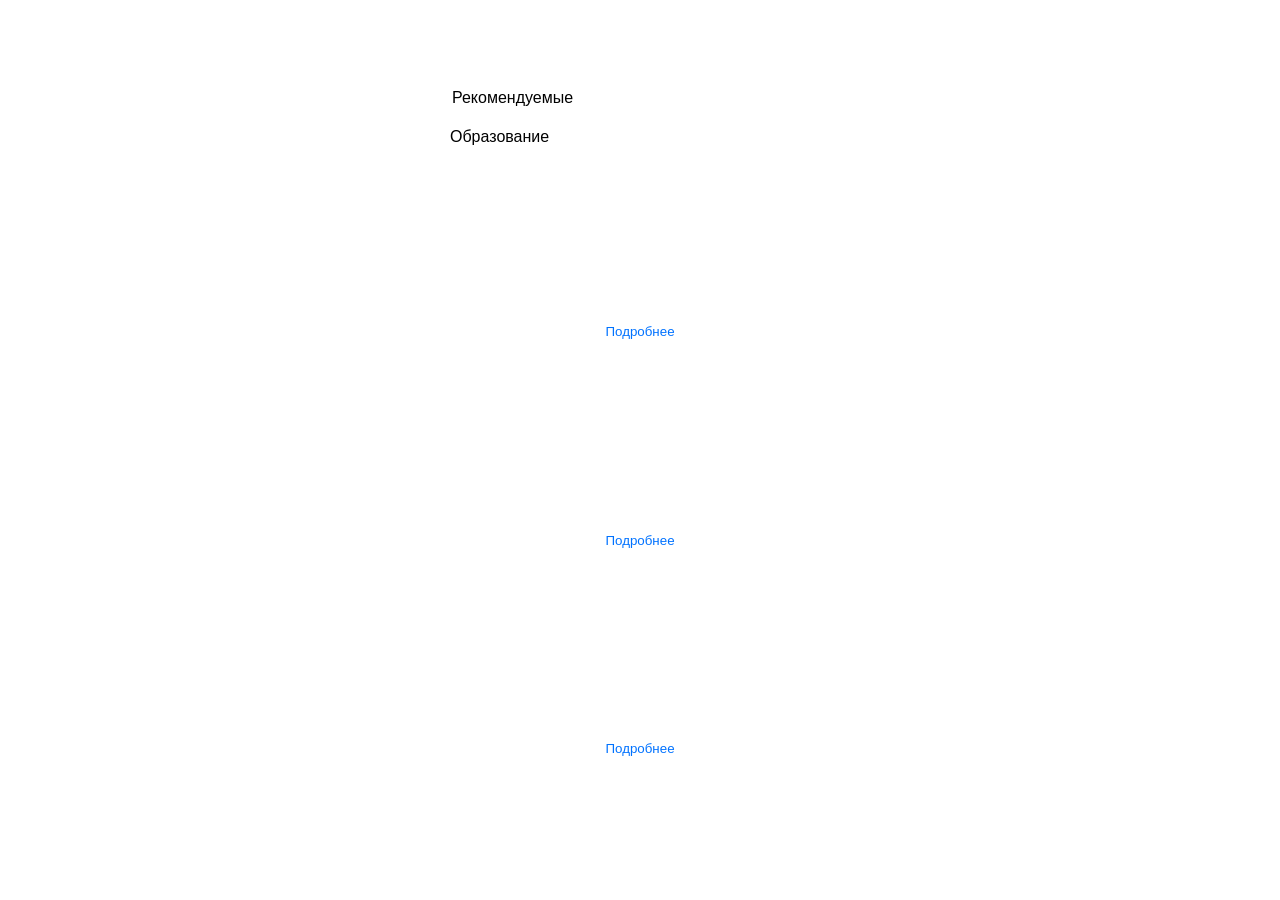
<file: apps.html>
<!DOCTYPE html>
<html lang="ru">
<head>
<meta charset="UTF-8">
<meta name="viewport" content="width=device-width, initial-scale=1.0">
<title>Центр приложений</title>
<link rel="stylesheet" href="./css/apps.css">
</head>

<body>
<style>
    
    body {
    margin: 0;
    font-family: 'Segoe UI', sans-serif;

    background: url("https://images.unsplash.com/photo-1501785888041-af3ef285b470") no-repeat center center;
    background-size: cover;

    min-height: 100vh;
}
</style>
<div class="container">

    <h2>Центр приложений</h2>

    <!-- ТАБЫ -->
    <div class="tabs">
        <span class="active">Рекомендуемые</span>
        <span>Избранные</span>
        <span>Приложения</span>
    </div>

    <!-- КАТЕГОРИИ -->
    <div class="categories">
        <span class="active">Образование</span>
        <span>Родителям</span>
        <span>Сервисы</span>
        <span>Тестирование</span>
    </div>

    <!-- КАРТОЧКИ -->
    <div class="app-card">
        <h3>Smart</h3>
        <p class="cat">Образование</p>
        <p>Raqamli yordamchi / Цифровой помощник...</p>
        <button>Подробнее</button>
    </div>

    <div class="app-card">
        <h3>eMaktab.Jurnal</h3>
        <p class="cat">Образование</p>
        <p>O'qituvchilar uchun mobil ilova</p>
        <button>Подробнее</button>
    </div>

    <div class="app-card">
        <h3>eMaktab.Oila</h3>
        <p class="cat">Образование</p>
        <p>Ta'lim ma'lumotlarini kuzatish uchun</p>
        <button>Подробнее</button>
    </div>

</div>

</body>
</html>
</file>
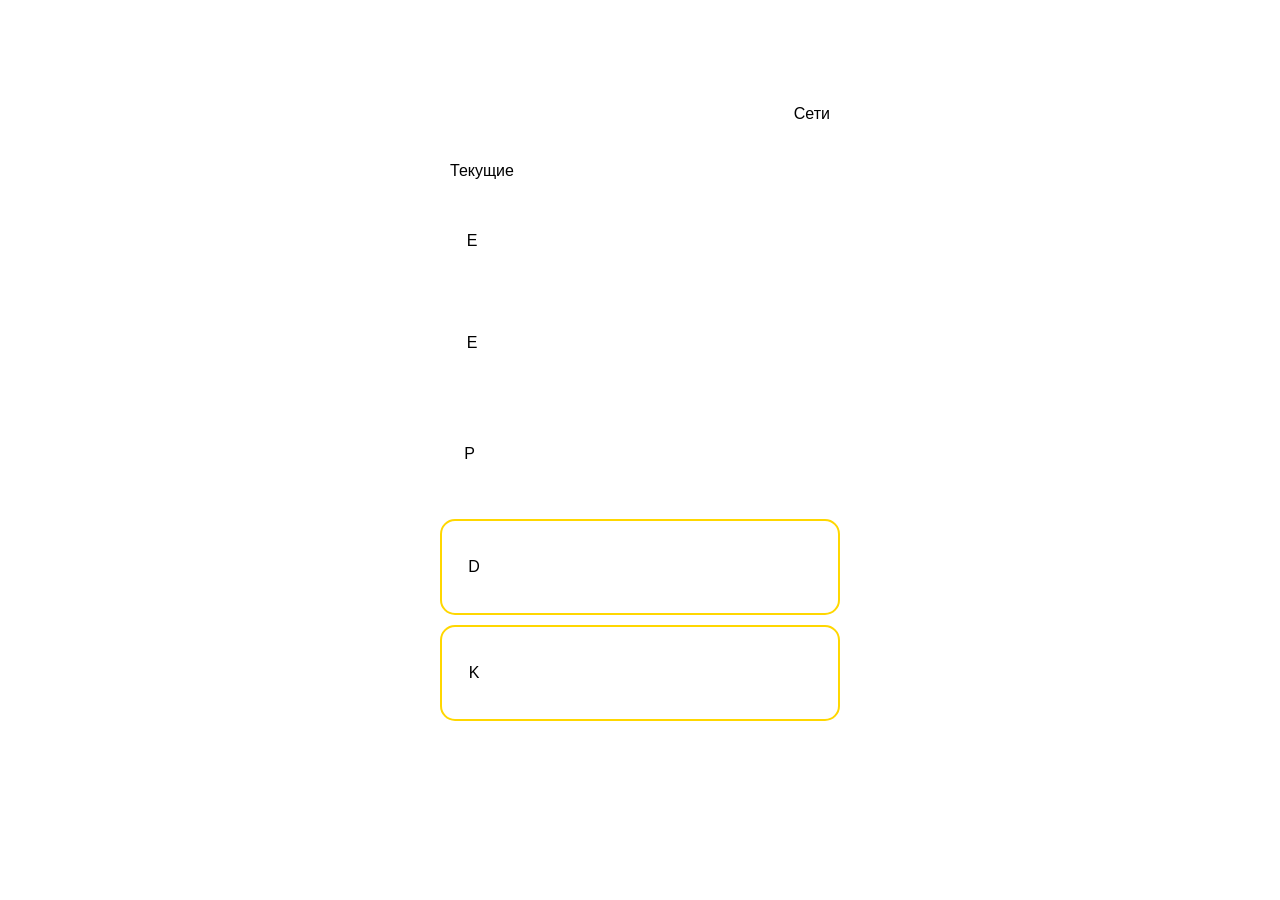
<file: chat.html>
<!DOCTYPE html>
<html lang="ru">
<head>
<meta charset="UTF-8">
<meta name="viewport" content="width=device-width, initial-scale=1.0">
<title>Общение</title>
<link rel="stylesheet" href="./css/chat.css">
</head>

<body>
<style>
    body {
    margin: 0;
    font-family: 'Segoe UI', sans-serif;

    background: url("https://images.unsplash.com/photo-1501785888041-af3ef285b470") no-repeat center center;
    background-size: cover;

    min-height: 100vh;
}
</style>
<div class="container">

    <!-- МЕНЮ -->
    <div class="menu">
        <span>Помощь</span>
        <span>Выход</span>
    </div>

    <h2>Общение</h2>

    <!-- ТАБЫ -->
    <div class="tabs">
        <span>Оплата PRO</span>
        <span>СОР/СОЧ</span>
        <span>Образование</span>
        <span class="active">Сети</span>
    </div>

    <!-- ПОДТАБЫ -->
    <div class="subtabs">
        <span class="active">Текущие</span>
        <span>Архивные</span>
    </div>

    <!-- СПИСОК СЕТЕЙ -->
    <div class="network">
        <div class="logo">E</div>
        <div>
            <b>eMaktab.Bonus sodiqlik dasturi</b>
            <p>1 участник</p>
        </div>
    </div>

    <div class="network">
        <div class="logo">E</div>
        <div>
            <b>eMaktab.Bonus – программа лояльности</b>
            <p>1 участник</p>
        </div>
    </div>

    <div class="network">
        <div class="logo">P</div>
        <div>
            <b>eMaktab PRO obunasi bilan eng zo'riga aylaning!</b>
            <p>1 участник</p>
        </div>
    </div>

    <div class="network big">
        <div class="logo">D</div>
        <div>
            <b>Дистанционное образование</b>
            <p>3588 участников</p>
        </div>
    </div>

    <div class="network big">
        <div class="logo">K</div>
        <div>
            <b>Kundalik тизими</b>
            <p>2552 участника</p>
        </div>
    </div>

</div>

</body>
</html>
</file>
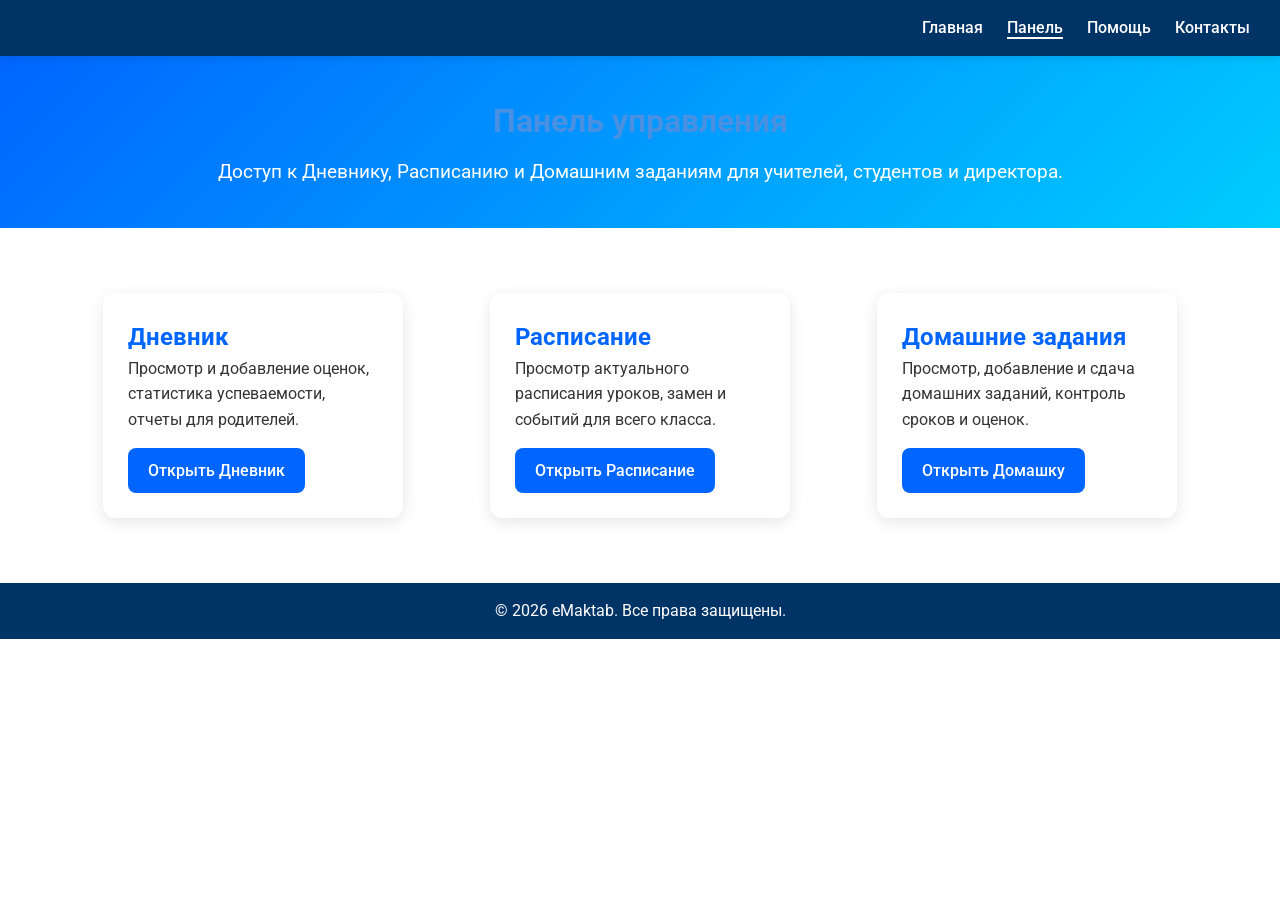
<file: dashboard.html>
<!DOCTYPE html>
<html lang="ru">
<head>
  <meta charset="UTF-8">
  <meta name="viewport" content="width=device-width, initial-scale=1.0">
  <title>Панель | 8-Maktab</title>
  <link rel="stylesheet" href="./css/style.css">
  <link rel="preconnect" href="https://fonts.googleapis.com">
  <link rel="preconnect" href="https://fonts.gstatic.com" crossorigin>
  <link href="https://fonts.googleapis.com/css2?family=Roboto:wght@400;500;700&display=swap" rel="stylesheet">
</head>
<body>
  <style>
    body {
    margin: 0;
    font-family: 'Segoe UI', sans-serif;

    background: url("https://images.unsplash.com/photo-1501785888041-af3ef285b470") no-repeat center center;
    background-size: cover;

    min-height: 100vh;
}
  </style>
  
  <header>
    <div class="logo"></div>
    <nav>
      <a href="index.html">Главная</a>
      <a href="dashboard.html" class="active">Панель</a>
      <a href="pomosh.html">Помощь</a>
      <a href="kontakt.html">Контакты</a>
    </nav>
  </header>

  <section class="hero">
    <h1>Панель управления</h1>
    <p>Доступ к Дневнику, Расписанию и Домашним заданиям для учителей, студентов и директора.</p>
  </section>

  <section class="dashboard">
    <div class="dashboard-card">
      <h2>Дневник</h2>
      <p>Просмотр и добавление оценок, статистика успеваемости, отчеты для родителей.</p>
      <a href="dnevnik.html" class="btn">Открыть Дневник</a>
    </div>

    <div class="dashboard-card">
      <h2>Расписание</h2>
      <p>Просмотр актуального расписания уроков, замен и событий для всего класса.</p>
      <a href="raspisanie.html" class="btn">Открыть Расписание</a>
    </div>

    <div class="dashboard-card">
      <h2>Домашние задания</h2>
      <p>Просмотр, добавление и сдача домашних заданий, контроль сроков и оценок.</p>
      <a href="domashka.html" class="btn">Открыть Домашку</a>
    </div>
  </section>

  <footer>
    <p>© 2026 eMaktab. Все права защищены.</p>
  </footer>
</body>
</html>
</file>
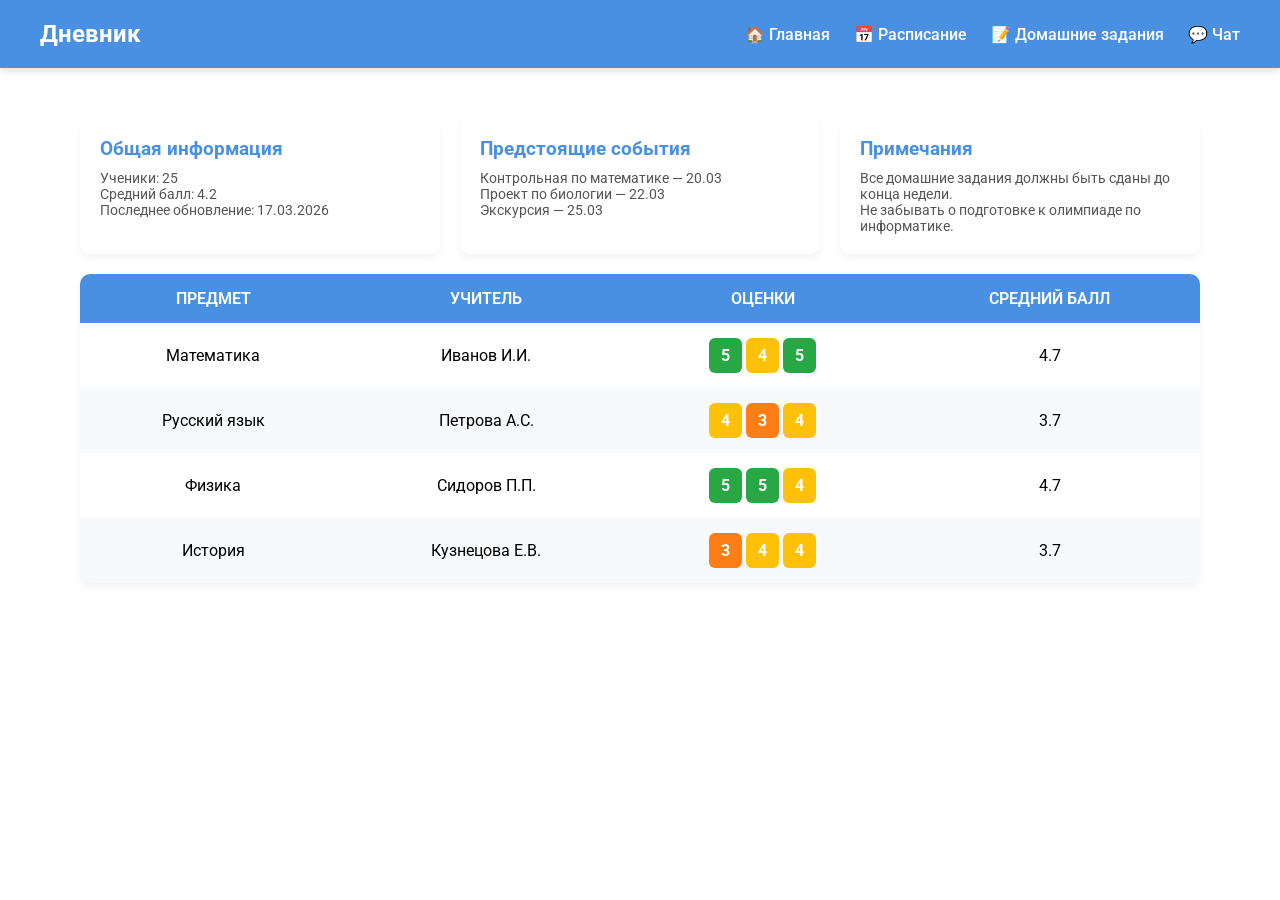
<file: dnevnik.html>
<!DOCTYPE html>
<html lang="ru">
<head>
  <meta charset="UTF-8">
  <meta name="viewport" content="width=device-width, initial-scale=1.0">
  <title>Дневник</title>
  <link href="https://fonts.googleapis.com/css2?family=Roboto:wght@400;500;700&display=swap" rel="stylesheet">
  <style>
    /* Общие стили */
    * {
      box-sizing: border-box;
      margin: 0;
      padding: 0;
      font-family: 'Roboto', sans-serif;
    }
body {
    margin: 0;
    font-family: 'Segoe UI', sans-serif;

    background: url("https://images.unsplash.com/photo-1501785888041-af3ef285b470") no-repeat center center;
    background-size: cover;

    min-height: 100vh;
}

    /* Хедер */
    header {
      background: #4a90e2;
      color: white;
      padding: 20px 40px;
      display: flex;
      justify-content: space-between;
      align-items: center;
      box-shadow: 0 4px 6px rgba(0,0,0,0.1);
      position: sticky;
      top: 0;
      z-index: 100;
    }
    header h1 {
      font-weight: 700;
      font-size: 24px;
    }
    header nav a {
      color: white;
      text-decoration: none;
      margin-left: 20px;
      font-weight: 500;
      transition: 0.3s;
    }
    header nav a:hover {
      text-decoration: underline;
    }

    /* Контейнер */
    .container {
      padding: 30px 40px;
      max-width: 1200px;
      margin: auto;
    }

    /* Таблица дневника */
    table {
      width: 100%;
      border-collapse: collapse;
      margin-top: 20px;
      box-shadow: 0 4px 8px rgba(0,0,0,0.05);
      background: white;
      border-radius: 10px;
      overflow: hidden;
      animation: fadeIn 1s ease forwards;
    }
    th, td {
      padding: 15px 20px;
      text-align: center;
    }
    th {
      background: #4a90e2;
      color: white;
      font-weight: 600;
      text-transform: uppercase;
    }
    tr:nth-child(even) {
      background: #f7f9fc;
    }
    tr:hover {
      background: #e6f0ff;
      transition: 0.3s;
    }

    /* Анимация появления */
    @keyframes fadeIn {
      0% {opacity: 0; transform: translateY(20px);}
      100% {opacity: 1; transform: translateY(0);}
    }

    /* Оценки */
    .grade {
      font-weight: bold;
      padding: 8px 12px;
      border-radius: 6px;
      color: white;
      display: inline-block;
      animation: pop 0.5s ease;
    }
    .grade-5 {background: #28a745;} /* Зеленый */
    .grade-4 {background: #ffc107;} /* Желтый */
    .grade-3 {background: #fd7e14;} /* Оранжевый */
    .grade-2 {background: #dc3545;} /* Красный */
    
    @keyframes pop {
      0% {transform: scale(0.5); opacity: 0;}
      70% {transform: scale(1.2); opacity: 1;}
      100% {transform: scale(1);}
    }

    /* Инфо блоки */
    .info {
      display: flex;
      justify-content: space-between;
      flex-wrap: wrap;
      margin-top: 20px;
      gap: 20px;
    }
    .info .card {
      flex: 1 1 250px;
      background: white;
      padding: 20px;
      border-radius: 10px;
      box-shadow: 0 4px 8px rgba(0,0,0,0.05);
      transition: transform 0.3s, box-shadow 0.3s;
      animation: fadeIn 1s ease forwards;
    }
    .info .card:hover {
      transform: translateY(-5px);
      box-shadow: 0 6px 12px rgba(0,0,0,0.1);
    }
    .card h3 {
      margin-bottom: 10px;
      color: #4a90e2;
    }
    .card p {
      color: #555;
      font-size: 14px;
    }

  </style>
</head>
<body>

  <header>
    <h1>Дневник</h1>
    <nav>
      <a href="index.html">🏠 Главная</a>
      <a href="raspisanie.html">📅 Расписание</a>
      <a href="domashka.html">📝 Домашние задания</a>
      <a href="chat.html">💬 Чат</a>
    </nav>
  </header>

  <div class="container">

    <div class="info">
      <div class="card">
        <h3>Общая информация</h3>
        <p>Ученики: 25</p>
        <p>Средний балл: 4.2</p>
        <p>Последнее обновление: 17.03.2026</p>
      </div>
      <div class="card">
        <h3>Предстоящие события</h3>
        <p>Контрольная по математике — 20.03</p>
        <p>Проект по биологии — 22.03</p>
        <p>Экскурсия — 25.03</p>
      </div>
      <div class="card">
        <h3>Примечания</h3>
        <p>Все домашние задания должны быть сданы до конца недели.</p>
        <p>Не забывать о подготовке к олимпиаде по информатике.</p>
      </div>
    </div>

    <table>
      <thead>
        <tr>
          <th>Предмет</th>
          <th>Учитель</th>
          <th>Оценки</th>
          <th>Средний балл</th>
        </tr>
      </thead>
      <tbody>
        <tr>
          <td>Математика</td>
          <td>Иванов И.И.</td>
          <td>
            <span class="grade grade-5">5</span>
            <span class="grade grade-4">4</span>
            <span class="grade grade-5">5</span>
          </td>
          <td>4.7</td>
        </tr>
        <tr>
          <td>Русский язык</td>
          <td>Петрова А.С.</td>
          <td>
            <span class="grade grade-4">4</span>
            <span class="grade grade-3">3</span>
            <span class="grade grade-4">4</span>
          </td>
          <td>3.7</td>
        </tr>
        <tr>
          <td>Физика</td>
          <td>Сидоров П.П.</td>
          <td>
            <span class="grade grade-5">5</span>
            <span class="grade grade-5">5</span>
            <span class="grade grade-4">4</span>
          </td>
          <td>4.7</td>
        </tr>
        <tr>
          <td>История</td>
          <td>Кузнецова Е.В.</td>
          <td>
            <span class="grade grade-3">3</span>
            <span class="grade grade-4">4</span>
            <span class="grade grade-4">4</span>
          </td>
          <td>3.7</td>
        </tr>
      </tbody>
    </table>

  </div>

</body>
</html>
</file>
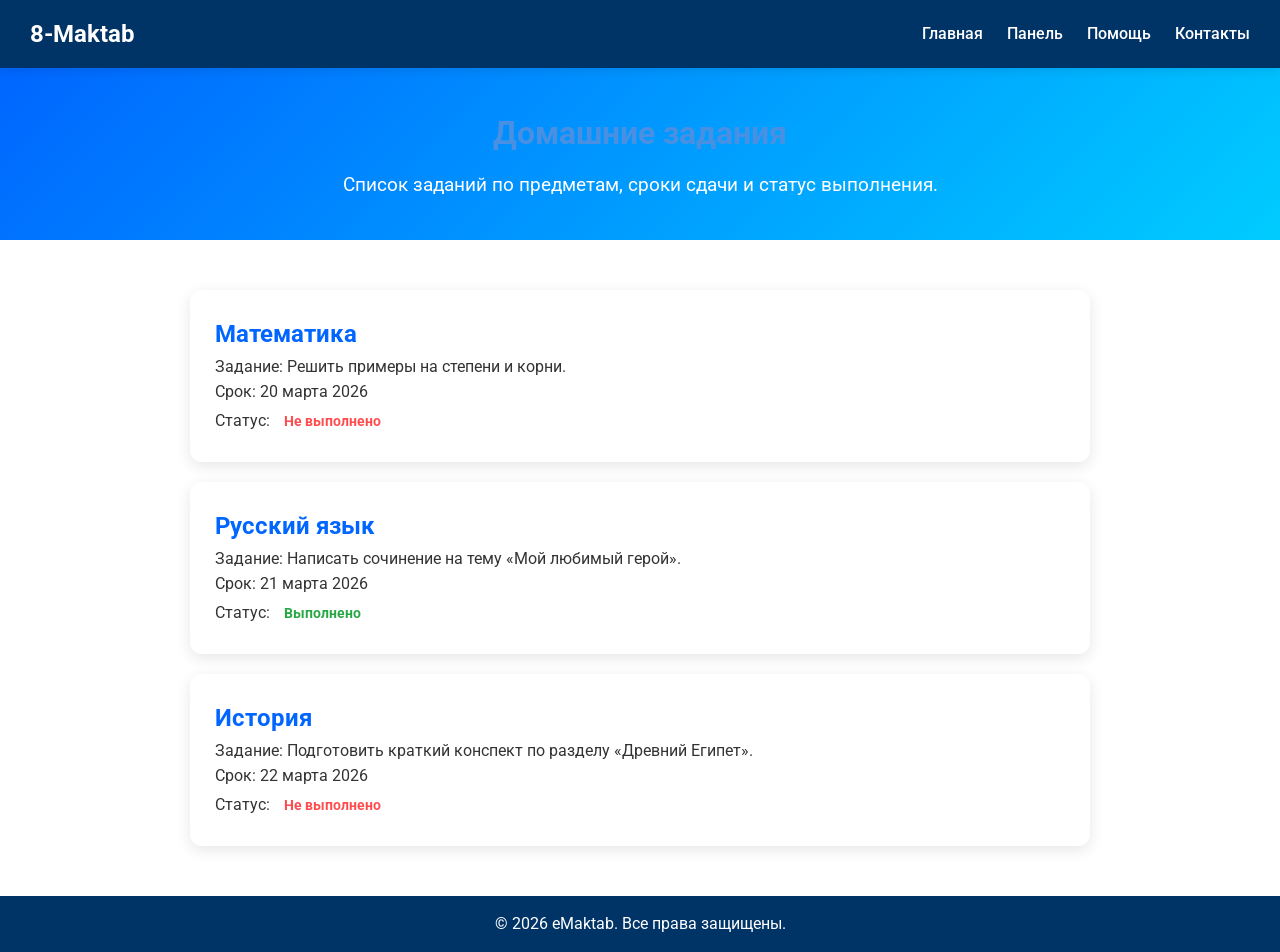
<file: domashka.html>
<!DOCTYPE html>
<html lang="ru">
<head>
  <meta charset="UTF-8">
  <meta name="viewport" content="width=device-width, initial-scale=1.0">
  <title>Домашние задания | eMaktab</title>
  <link rel="stylesheet" href="./css/style.css">
  <link rel="preconnect" href="https://fonts.googleapis.com">
  <link rel="preconnect" href="https://fonts.gstatic.com" crossorigin>
  <link href="https://fonts.googleapis.com/css2?family=Roboto:wght@400;500;700&display=swap" rel="stylesheet">
</head>
<body>
  <style>
    body {
    margin: 0;
    font-family: 'Segoe UI', sans-serif;

    background: url("https://images.unsplash.com/photo-1501785888041-af3ef285b470") no-repeat center center;
    background-size: cover;

    min-height: 100vh;
}
  </style>
  <header>
    <div class="logo">8-Maktab</div>
    <nav>
      <a href="index.html">Главная</a>
      <a href="dashboard.html">Панель</a>
      <a href="pomosh.html">Помощь</a>
      <a href="kontakt.html">Контакты</a>
    </nav>
  </header>

  <section class="hero">
    <h1>Домашние задания</h1>
    <p>Список заданий по предметам, сроки сдачи и статус выполнения.</p>
  </section>

  <section class="homework">
    <div class="hw-card">
      <h2>Математика</h2>
      <p>Задание: Решить примеры на степени и корни.</p>
      <p>Срок: 20 марта 2026</p>
      <p>Статус: <span class="status pending">Не выполнено</span></p>
    </div>

    <div class="hw-card">
      <h2>Русский язык</h2>
      <p>Задание: Написать сочинение на тему «Мой любимый герой».</p>
      <p>Срок: 21 марта 2026</p>
      <p>Статус: <span class="status done">Выполнено</span></p>
    </div>

    <div class="hw-card">
      <h2>История</h2>
      <p>Задание: Подготовить краткий конспект по разделу «Древний Египет».</p>
      <p>Срок: 22 марта 2026</p>
      <p>Статус: <span class="status pending">Не выполнено</span></p>
    </div>
  </section>

  <footer>
    <p>© 2026 eMaktab. Все права защищены.</p>
  </footer>
</body>
</html>
</file>
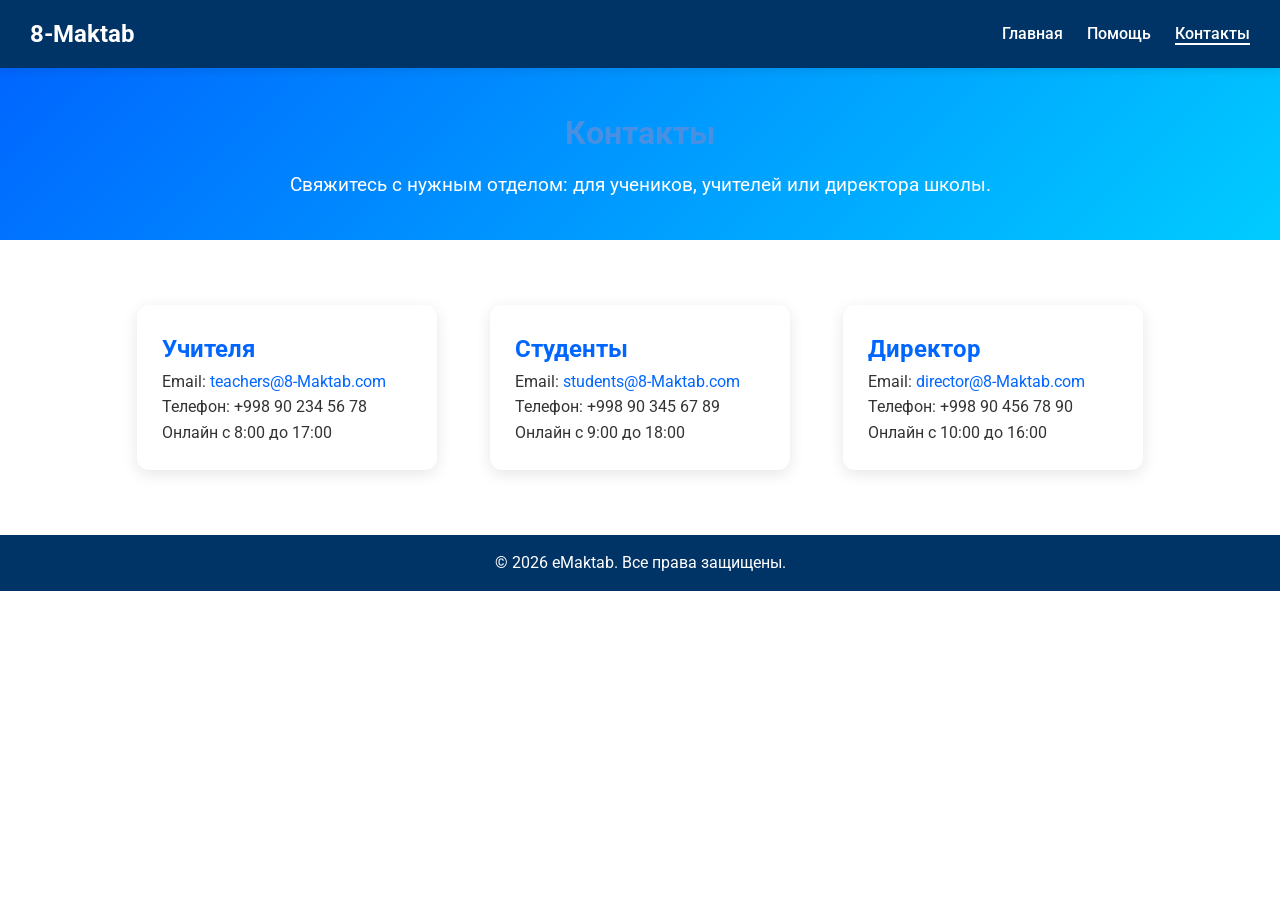
<file: kontakt.html>
<!DOCTYPE html>
<html lang="ru">
<head>
  <meta charset="UTF-8">
  <meta name="viewport" content="width=device-width, initial-scale=1.0">
  <title>Контакты | eMaktab</title>
  <link rel="stylesheet" href="./css/style.css">
  <link rel="preconnect" href="https://fonts.googleapis.com">
  <link rel="preconnect" href="https://fonts.gstatic.com" crossorigin>
  <link href="https://fonts.googleapis.com/css2?family=Roboto:wght@400;500;700&display=swap" rel="stylesheet">
</head>
<body>
  <style>
    body {
    margin: 0;
    font-family: 'Segoe UI', sans-serif;

    background: url("https://images.unsplash.com/photo-1501785888041-af3ef285b470") no-repeat center center;
    background-size: cover;

    min-height: 100vh;
}
  </style>
  
  <header>
    <div class="logo">8-Maktab</div>
    <nav>
      <a href="index.html">Главная</a>
      <a href="pomosh.html">Помощь</a>
      <a href="kontakt.html" class="active">Контакты</a>
    </nav>
  </header>

  <section class="hero">
    <h1>Контакты</h1>
    <p>Свяжитесь с нужным отделом: для учеников, учителей или директора школы.</p>
  </section>

  <section class="contacts">
    <div class="contact-card">
      <h2>Учителя</h2>
      <p>Email: <a href="mailto:teachers@emaktab.com">teachers@8-Maktab.com</a></p>
      <p>Телефон: +998 90 234 56 78</p>
      <p>Онлайн с 8:00 до 17:00</p>
    </div>

    <div class="contact-card">
      <h2>Студенты</h2>
      <p>Email: <a href="mailto:students@emaktab.com">students@8-Maktab.com</a></p>
      <p>Телефон: +998 90 345 67 89</p>
      <p>Онлайн с 9:00 до 18:00</p>
    </div>

    <div class="contact-card">
      <h2>Директор</h2>
      <p>Email: <a href="mailto:director@emaktab.com">director@8-Maktab.com</a></p>
      <p>Телефон: +998 90 456 78 90</p>
      <p>Онлайн с 10:00 до 16:00</p>
    </div>
  </section>

  <footer>
    <p>© 2026 eMaktab. Все права защищены.</p>
  </footer>
</body>
</html>
</file>
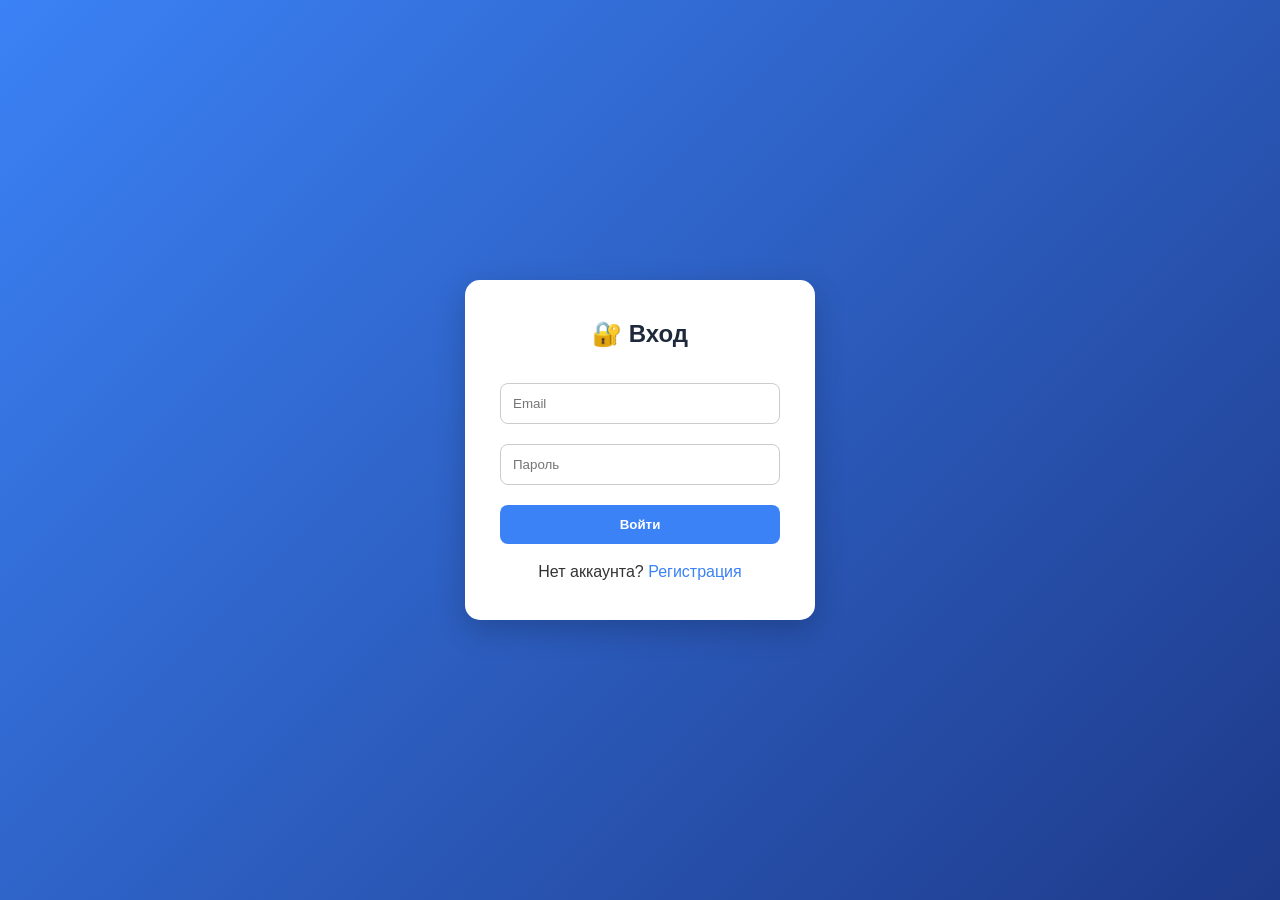
<file: login.html>
<!DOCTYPE html>
<html lang="ru">
<head>
<meta charset="UTF-8">
<title>Вход</title>
<link rel="stylesheet" href="css/style.css">
</head>

<body class="auth-body">
<style>

    body {
    margin: 0;
    font-family: 'Segoe UI', sans-serif;

    background: url("https://images.unsplash.com/photo-1501785888041-af3ef285b470") no-repeat center center;
    background-size: cover;

    min-height: 100vh;
}
</style>
<div class="auth-box">

<h2>🔐 Вход</h2>

<input type="email" id="loginEmail" placeholder="Email">
<input type="password" id="loginPassword" placeholder="Пароль">

<button onclick="login()">Войти</button>

<p>Нет аккаунта? <a href="register.html">Регистрация</a></p>

</div>

<script src="js/auth.js"></script>

</body>
</html>
</file>
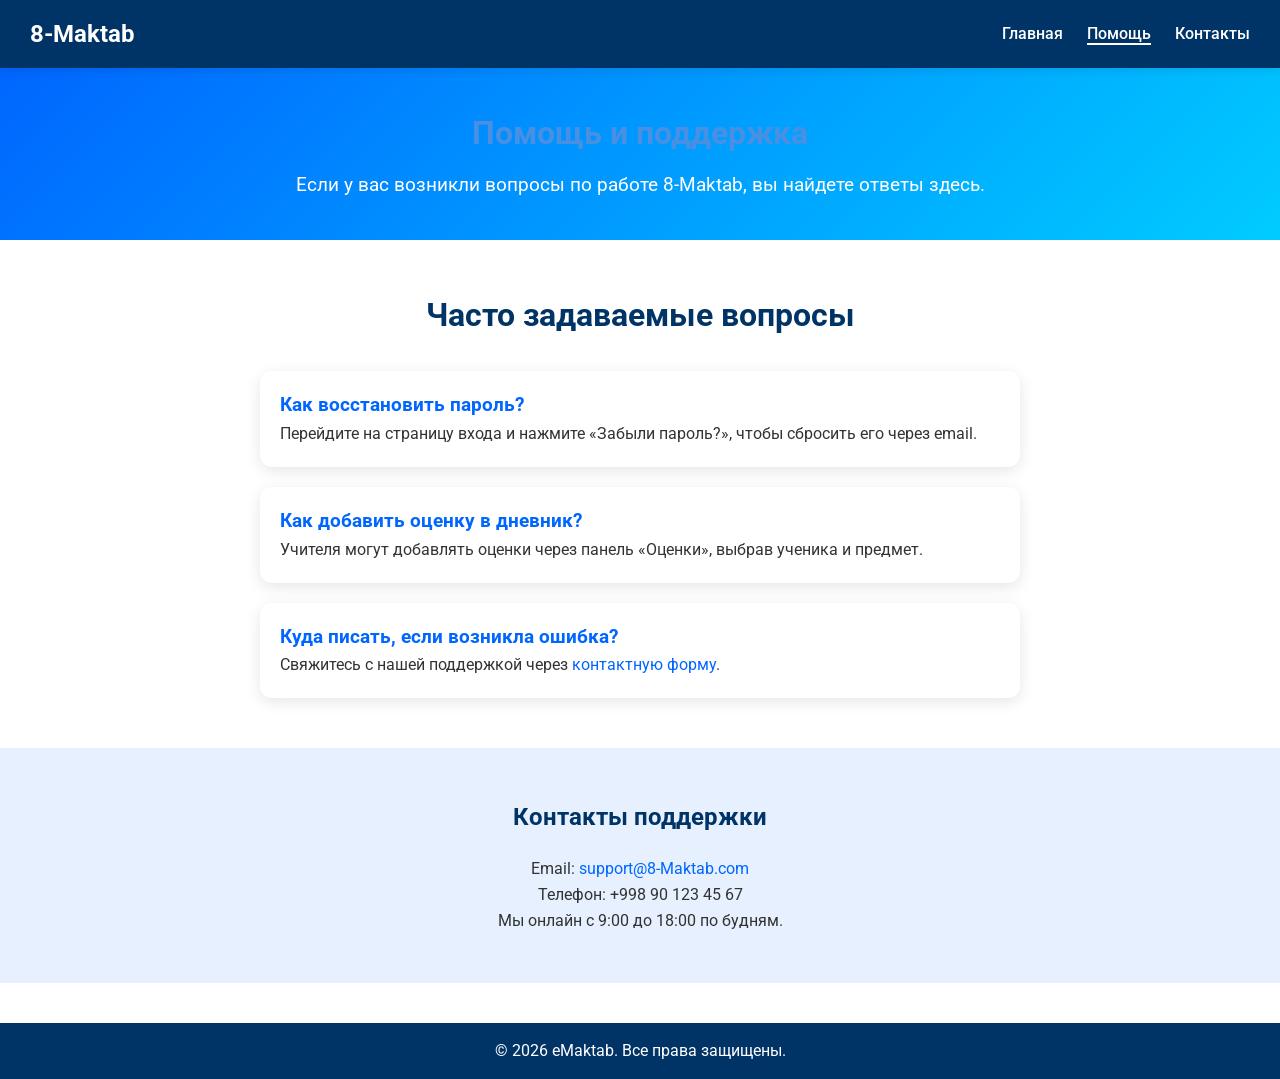
<file: pomosh.html>
<!DOCTYPE html>
<html lang="ru">
<head>
  <meta charset="UTF-8">
  <meta name="viewport" content="width=device-width, initial-scale=1.0">
  <title>Помощь | 8-Maktab</title>
  <link rel="stylesheet" href="./css/style.css">
  <link rel="preconnect" href="https://fonts.googleapis.com">
  <link rel="preconnect" href="https://fonts.gstatic.com" crossorigin>
  <link href="https://fonts.googleapis.com/css2?family=Roboto:wght@400;500;700&display=swap" rel="stylesheet">
</head>
<body>
  <style>
    body {
    margin: 0;
    font-family: 'Segoe UI', sans-serif;

    background: url("https://images.unsplash.com/photo-1501785888041-af3ef285b470") no-repeat center center;
    background-size: cover;

    min-height: 100vh;
}
  </style>
  <header>
    <div class="logo">8-Maktab</div>
    <nav>
      <a href="index.html">Главная</a>
      <a href="pomosh.html" class="active">Помощь</a>
      <a href="kontakt.html">Контакты</a>
    </nav>
  </header>

  <section class="hero">
    <h1>Помощь и поддержка</h1>
    <p>Если у вас возникли вопросы по работе 8-Maktab, вы найдете ответы здесь.</p>
  </section>

  <section class="faq">
    <h2>Часто задаваемые вопросы</h2>
    <div class="faq-item">
      <h3>Как восстановить пароль?</h3>
      <p>Перейдите на страницу входа и нажмите «Забыли пароль?», чтобы сбросить его через email.</p>
    </div>
    <div class="faq-item">
      <h3>Как добавить оценку в дневник?</h3>
      <p>Учителя могут добавлять оценки через панель «Оценки», выбрав ученика и предмет.</p>
    </div>
    <div class="faq-item">
      <h3>Куда писать, если возникла ошибка?</h3>
      <p>Свяжитесь с нашей поддержкой через <a href="kontakt.html">контактную форму</a>.</p>
    </div>
  </section>

  <section class="contact">
    <h2>Контакты поддержки</h2>
    <p>Email: <a href="mailto:support@emaktab.com">support@8-Maktab.com</a></p>
    <p>Телефон: +998 90 123 45 67</p>
    <p>Мы онлайн с 9:00 до 18:00 по будням.</p>
  </section>

  <footer>
    <p>© 2026 eMaktab. Все права защищены.</p>
  </footer>
</body>
</html>
</file>
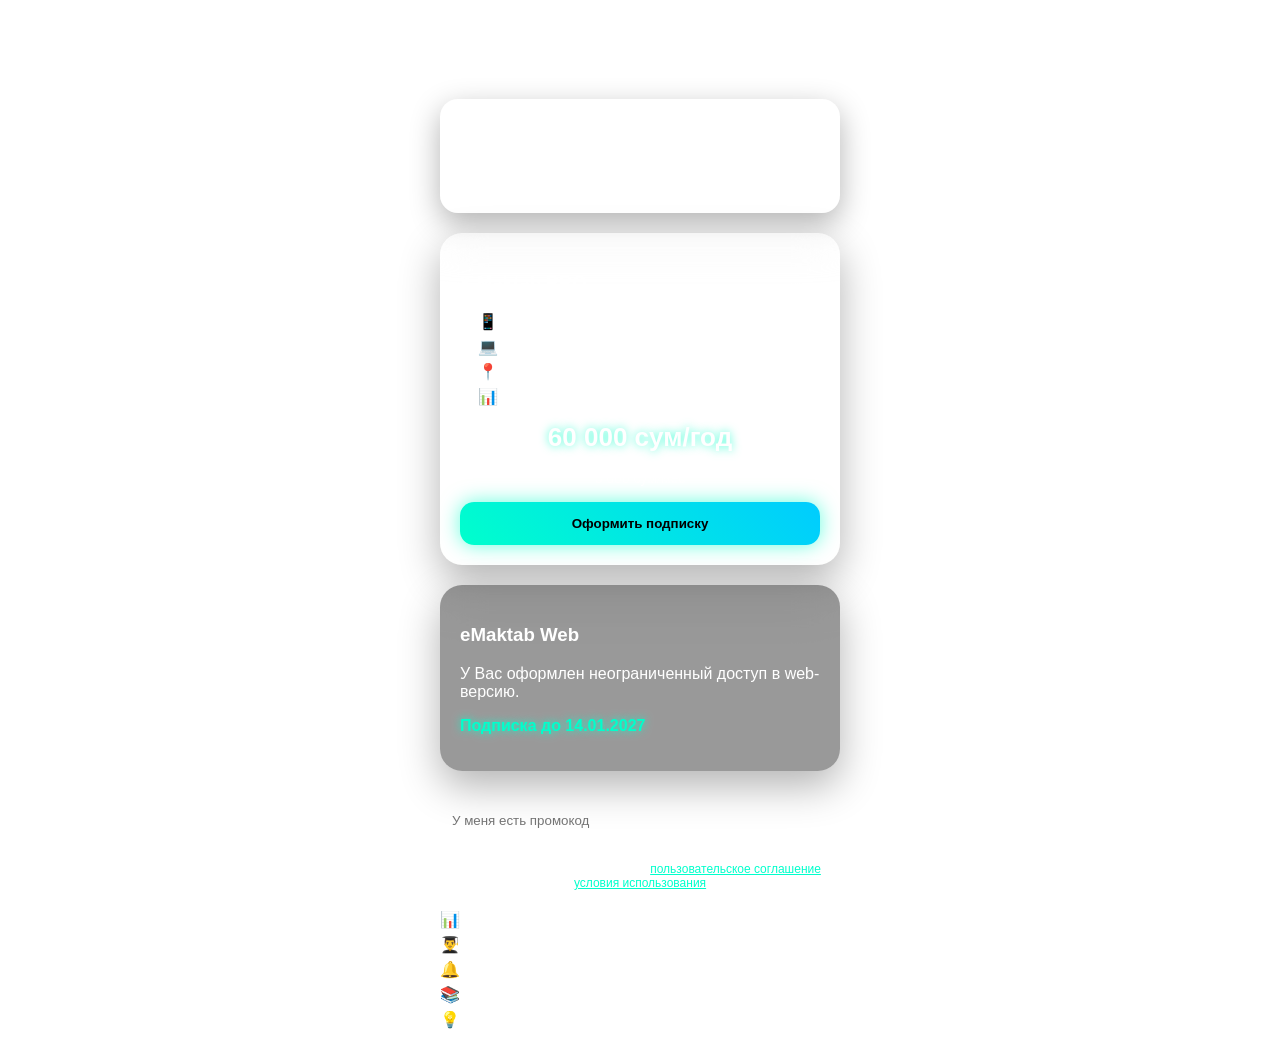
<file: pro.html>
<!DOCTYPE html>
<html lang="ru">
<head>
<meta charset="UTF-8">
<meta name="viewport" content="width=device-width, initial-scale=1.0">
<title>eMaktab PRO</title>
<link rel="stylesheet" href="./css/pro.css">
</head>

<body>
<style>
    body {
    margin: 0;
    font-family: 'Segoe UI', sans-serif;

    background: url("https://images.unsplash.com/photo-1501785888041-af3ef285b470") no-repeat center center;
    background-size: cover;

    min-height: 100vh;
}
</style>
<div class="container">

    <h2 class="title">eMaktab PRO</h2>

    <div class="user">
        <p><b>Азиз Сардорбеков</b></p>
        <p>9-B, 8-maktab Chirchiq shahar</p>
    </div>

    <div class="card">
        <h3>8-Maktab PRO</h3>
        <ul>
            <li>📱 Мобильное приложение</li>
            <li>💻 Web-версия</li>
            <li>📍 Местонахождение детей</li>
            <li>📊 Рейтинг</li>
        </ul>

        <div class="price">
            <p><b>60 000 сум/год</b></p>
            <span>5 000 сум/мес</span>
        </div>

        <button class="btn">Оформить подписку</button>
    </div>

    <div class="card gray">
        <h3>eMaktab Web</h3>
        <p>У Вас оформлен неограниченный доступ в web-версию.</p>
        <p class="green">Подписка до 14.01.2027</p>
    </div>

    <div class="promo">
        <input type="text" placeholder="У меня есть промокод">
    </div>

    <p class="terms">
        Переходя к оплате, Вы принимаете 
        <a href="#">пользовательское соглашение</a> и 
        <a href="#">условия использования</a>
    </p>

    <div class="features">
        <p>📊 Следите за рейтингом</p>
        <p>👨‍🎓 Сравнивайте оценки</p>
        <p>🔔 Получайте уведомления</p>
        <p>📚 Контролируйте учебу</p>
        <p>💡 Советы для улучшения</p>
    </div>

</div>

</body>
<script>
document.querySelector('.btn').addEventListener('click', () => {
    alert("Оплата прошла успешно ✅");
});
</script>
</html>
</file>
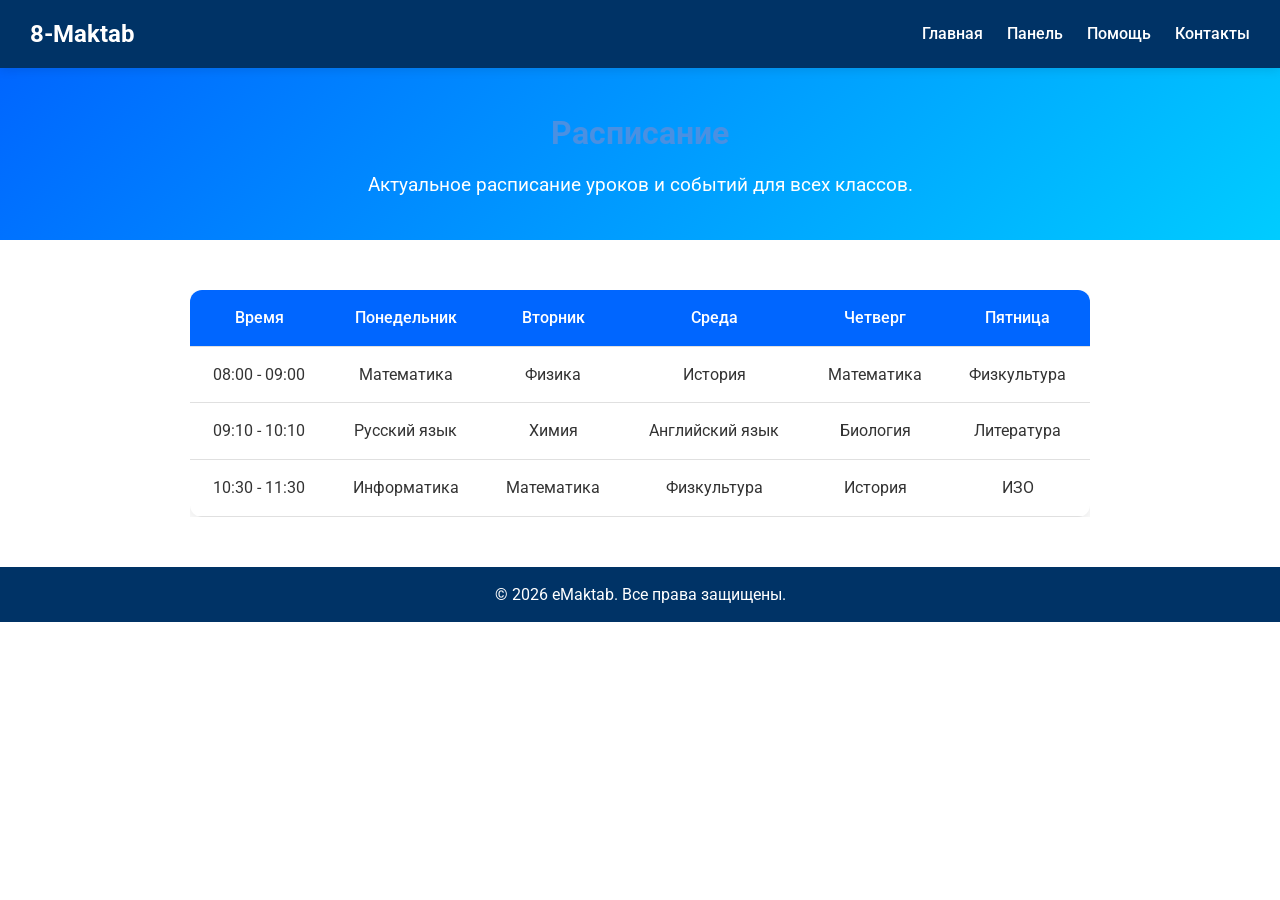
<file: raspisanie.html>
<!DOCTYPE html>
<html lang="ru">
<head>
  <meta charset="UTF-8">
  <meta name="viewport" content="width=device-width, initial-scale=1.0">
  <title>Расписание | eMaktab</title>
  <link rel="stylesheet" href="./css/style.css">
  <link rel="preconnect" href="https://fonts.googleapis.com">
  <link rel="preconnect" href="https://fonts.gstatic.com" crossorigin>
  <link href="https://fonts.googleapis.com/css2?family=Roboto:wght@400;500;700&display=swap" rel="stylesheet">
</head>
<body>
  <style>
    body {
    margin: 0;
    font-family: 'Segoe UI', sans-serif;

    background: url("https://images.unsplash.com/photo-1501785888041-af3ef285b470") no-repeat center center;
    background-size: cover;

    min-height: 100vh;
}
  </style>
  <header>
    <div class="logo">8-Maktab</div>
    <nav>
      <a href="index.html">Главная</a>
      <a href="dashboard.html">Панель</a>
      <a href="pomosh.html">Помощь</a>
      <a href="kontakt.html">Контакты</a>
    </nav>
  </header>

  <section class="hero">
    <h1>Расписание</h1>
    <p>Актуальное расписание уроков и событий для всех классов.</p>
  </section>

  <section class="schedule">
    <table>
      <thead>
        <tr>
          <th>Время</th>
          <th>Понедельник</th>
          <th>Вторник</th>
          <th>Среда</th>
          <th>Четверг</th>
          <th>Пятница</th>
        </tr>
      </thead>
      <tbody>
        <tr>
          <td>08:00 - 09:00</td>
          <td>Математика</td>
          <td>Физика</td>
          <td>История</td>
          <td>Математика</td>
          <td>Физкультура</td>
        </tr>
        <tr>
          <td>09:10 - 10:10</td>
          <td>Русский язык</td>
          <td>Химия</td>
          <td>Английский язык</td>
          <td>Биология</td>
          <td>Литература</td>
        </tr>
        <tr>
          <td>10:30 - 11:30</td>
          <td>Информатика</td>
          <td>Математика</td>
          <td>Физкультура</td>
          <td>История</td>
          <td>ИЗО</td>
        </tr>
      </tbody>
    </table>
  </section>

  <footer>
    <p>© 2026 eMaktab. Все права защищены.</p>
  </footer>
</body>
</html>
</file>
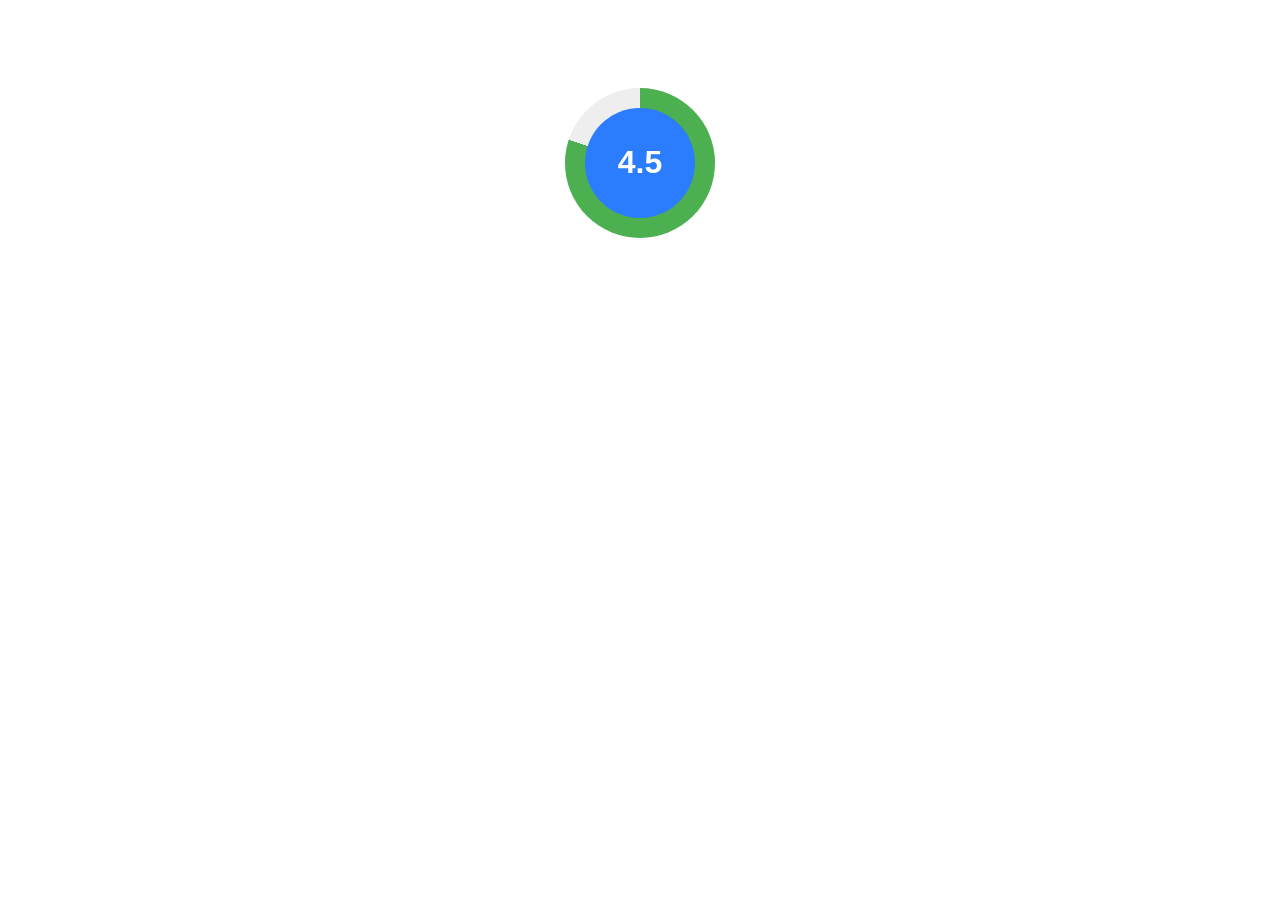
<file: rating.html>
<!DOCTYPE html>
<html lang="ru">
<head>
<meta charset="UTF-8">
<meta name="viewport" content="width=device-width, initial-scale=1.0">
<title>Рейтинг</title>
<link rel="stylesheet" href="./css/rating.css">
</head>

<body>
<style>
    body {
    margin: 0;
    font-family: 'Segoe UI', sans-serif;

    background: url("https://images.unsplash.com/photo-1501785888041-af3ef285b470") no-repeat center center;
    background-size: cover;

    min-height: 100vh;
}
</style>
<div class="container">

    <h2>Ваш рейтинг</h2>

    <!-- КРУГОВОЙ РЕЙТИНГ -->
    <div class="circle">
        <div class="inner">4.5</div>
    </div>

    <p class="avg">Средний балл</p>

    <!-- ПРЕДМЕТЫ -->
    <div class="subjects">
        <div class="item">
            <span>Алгебра</span>
            <div class="bar"><div style="width:90%"></div></div>
            <b>4.5</b>
        </div>

        <div class="item">
            <span>Физика</span>
            <div class="bar"><div style="width:80%"></div></div>
            <b>4.2</b>
        </div>

        <div class="item">
            <span>Геометрия</span>
            <div class="bar"><div style="width:70%"></div></div>
            <b>4.0</b>
        </div>

        <div class="item">
</file>
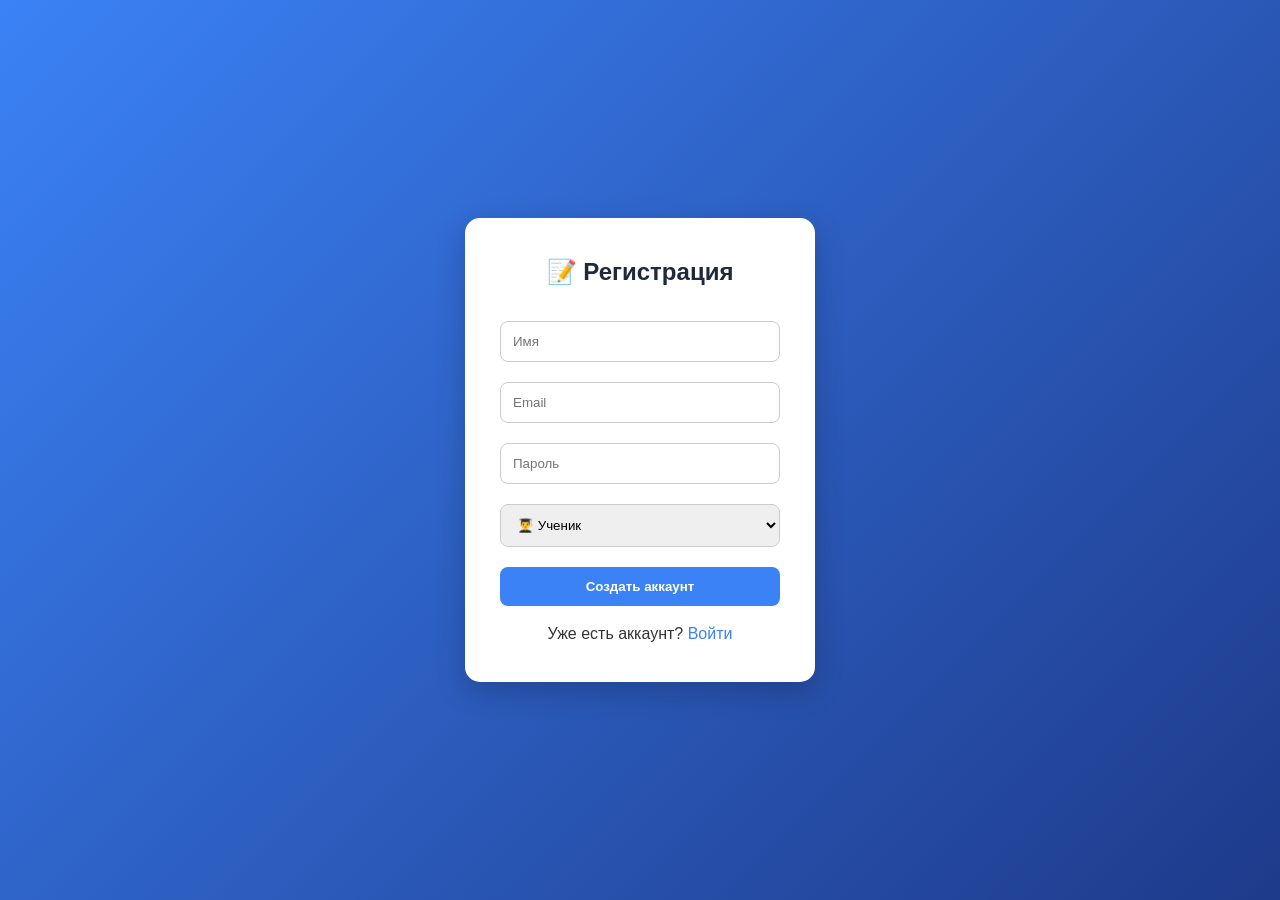
<file: register.html>
<!DOCTYPE html>
<html lang="ru">
<head>
<meta charset="UTF-8">
<title>Регистрация</title>
<link rel="stylesheet" href="css/style.css">
</head>
<style>
    body {
    margin: 0;
    font-family: 'Segoe UI', sans-serif;

    background: url("https://images.unsplash.com/photo-1501785888041-af3ef285b470") no-repeat center center;
    background-size: cover;

    min-height: 100vh;
}
</style>
<body class="auth-body">

<div class="auth-box">

<h2>📝 Регистрация</h2>

<input type="text" id="name" placeholder="Имя">
<input type="email" id="email" placeholder="Email">
<input type="password" id="password" placeholder="Пароль">

<select id="role">
<option value="student">👨‍🎓 Ученик</option>
<option value="teacher">👨‍🏫 Учитель</option>
<option value="admin">🛠 Админ</option>
</select>

<button onclick="register()">Создать аккаунт</button>

<p>Уже есть аккаунт? <a href="login.html">Войти</a></p>

</div>

<script src="js/auth.js"></script>

</body>
</html>
</file>
<file: css/apps.css>
body {
    margin: 0;
    font-family: sans-serif;
    background: linear-gradient(135deg, #00c6ff, #0072ff);
    color: white;
}

.container {
    max-width: 400px;
    margin: auto;
    padding: 15px;
}

/* ТАБЫ */
.tabs {
    display: flex;
    gap: 10px;
    overflow-x: auto;
    margin-bottom: 10px;
}

.tabs span {
    padding: 6px 12px;
    background: rgba(255,255,255,0.2);
    border-radius: 20px;
    cursor: pointer;
}

.tabs .active {
    background: white;
    color: black;
}

/* КАТЕГОРИИ */
.categories {
    display: flex;
    gap: 8px;
    overflow-x: auto;
    margin-bottom: 15px;
}

.categories span {
    padding: 5px 10px;
    background: rgba(255,255,255,0.2);
    border-radius: 15px;
}

.categories .active {
    background: white;
    color: black;
}

/* КАРТОЧКИ */
.app-card {
    background: rgba(255,255,255,0.15);
    padding: 15px;
    border-radius: 15px;
    margin-bottom: 10px;
    backdrop-filter: blur(10px);
    animation: fadeUp 0.5s ease;
}

.cat {
    font-size: 12px;
    opacity: 0.8;
}

.app-card button {
    margin-top: 10px;
    width: 100%;
    padding: 10px;
    border-radius: 10px;
    border: none;
    background: white;
    color: #0072ff;
    cursor: pointer;
    transition: 0.3s;
}

.app-card button:hover {
    transform: scale(1.05);
}

/* АНИМАЦИЯ */
@keyframes fadeUp {
    from {
        transform: translateY(20px);
        opacity: 0;
    }
    to {
        transform: translateY(0);
        opacity: 1;
    }
}
</file>
<file: css/chat.css>
body {
    margin: 0;
    font-family: sans-serif;
    background: linear-gradient(135deg, #667eea, #764ba2);
    color: white;
}

.container {
    max-width: 400px;
    margin: auto;
    padding: 15px;
}

/* МЕНЮ */
.menu {
    display: flex;
    justify-content: space-between;
    font-size: 14px;
    opacity: 0.8;
}

/* ТАБЫ */
.tabs {
    display: flex;
    gap: 8px;
    overflow-x: auto;
    margin: 10px 0;
}

.tabs span {
    padding: 6px 10px;
    background: rgba(255,255,255,0.2);
    border-radius: 20px;
    cursor: pointer;
}

.tabs .active {
    background: white;
    color: black;
}

/* ПОДТАБЫ */
.subtabs {
    display: flex;
    gap: 10px;
    margin-bottom: 10px;
}

.subtabs span {
    padding: 5px 10px;
    background: rgba(255,255,255,0.2);
    border-radius: 10px;
}

.subtabs .active {
    background: white;
    color: black;
}

/* СЕТИ */
.network {
    display: flex;
    align-items: center;
    gap: 10px;
    background: rgba(255,255,255,0.15);
    padding: 12px;
    border-radius: 15px;
    margin-bottom: 10px;
    backdrop-filter: blur(10px);
    animation: fadeUp 0.5s ease;
}

/* ЛОГО */
.logo {
    width: 40px;
    height: 40px;
    background: white;
    color: black;
    border-radius: 50%;
    display: flex;
    align-items: center;
    justify-content: center;
}

/* БОЛЬШИЕ */
.network.big {
    border: 2px solid gold;
}

/* АНИМАЦИЯ */
@keyframes fadeUp {
    from {
        transform: translateY(20px);
        opacity: 0;
    }
    to {
        transform: translateY(0);
        opacity: 1;
    }
}
</file>
<file: css/style.css>
body {
  margin: 0;
  font-family: Arial;
  background: #f5f7fa;
}

header {
  background: #2b7cff;
  color: white;
  display: flex;
  justify-content: space-between;
  padding: 15px;
}

.logo {
  font-size: 20px;
  font-weight: bold;
}

.nav a {
  color: white;
  margin-left: 15px;
  text-decoration: none;
}

.container {
  display: flex;
}

.sidebar {
  width: 220px;
  background: white;
  padding: 20px;
}

.sidebar ul {
  list-style: none;
  padding: 0;
}

.sidebar li {
  padding: 10px;
  cursor: pointer;
  border-radius: 8px;
}

.sidebar li:hover {
  background: #eef3ff;
}

main {
  flex: 1;
  padding: 20px;
}

.lesson {
  background: white;
  padding: 15px;
  margin-bottom: 10px;
  border-radius: 10px;
}

.grade {
  background: #fff;
  padding: 10px;
  margin: 5px 0;
  border-radius: 8px;
}

.news {
  background: #fff;
  padding: 15px;
  border-radius: 10px;
}
.sidebar{
width:240px;
background:linear-gradient(180deg,#1e293b,#0f172a);
color:white;
padding:20px;
display:flex;
flex-direction:column;
}

.sidebar ul{
list-style:none;
padding:0;
}

.sidebar li{
margin:6px 0;
}

.sidebar a{
display:block;
padding:12px;
border-radius:8px;
color:white;
text-decoration:none;
transition:0.3s;
position:relative;
}

/* hover анимация */
.sidebar a:hover{
background:#334155;
transform:translateX(5px);
}

/* активный пункт */
.sidebar a.active{
background:#3b82f6;
}
.lesson, .card{
background:white;
padding:15px;
border-radius:10px;
margin-bottom:15px;
box-shadow:0 4px 12px rgba(0,0,0,0.08);
transition:0.3s;
}

/* эффект при наведении */
.lesson:hover, .card:hover{
transform:translateY(-5px) scale(1.02);
box-shadow:0 10px 25px rgba(0,0,0,0.15);
}
.fade-in{
animation:fadeIn 0.6s ease;
}

@keyframes fadeIn{
from{
opacity:0;
transform:translateY(20px);
}
to{
opacity:1;
transform:translateY(0);
}
}
header{
background:linear-gradient(90deg,#3b82f6,#2563eb);
color:white;
padding:12px 20px;
display:flex;
justify-content:space-between;
align-items:center;
box-shadow:0 2px 10px rgba(0,0,0,0.1);
}

header a{
color:white;
margin-left:15px;
text-decoration:none;
transition:0.3s;
}

header a:hover{
opacity:0.7;
}
.grade{
padding:6px 10px;
border-radius:6px;
font-weight:bold;
display:inline-block;
transition:0.3s;
}

.grade:hover{
transform:scale(1.2);
}

.grade.good{
background:#dcfce7;
color:#166534;
}

.grade.normal{
background:#fef3c7;
color:#92400e;
}

.grade.bad{
background:#fee2e2;
color:#991b1b;
}
.chat-box{
background:#f1f5f9;
height:300px;
overflow-y:auto;
padding:15px;
border-radius:12px;
}

.message{
background:white;
padding:10px 14px;
border-radius:10px;
margin-bottom:10px;
max-width:70%;
animation:fadeIn 0.3s ease;
}

/* твои сообщения */
.message.you{
background:#3b82f6;
color:white;
margin-left:auto;
}

/* поле ввода */
.chat-input{
display:flex;
gap:10px;
margin-top:10px;
}

.chat-input input{
flex:1;
padding:10px;
border-radius:8px;
border:1px solid #ccc;
}

.chat-input button{
background:#3b82f6;
color:white;
border:none;
padding:10px 20px;
border-radius:8px;
cursor:pointer;
transition:0.3s;
}

.chat-input button:hover{
background:#2563eb;
transform:scale(1.05);
}
.user-info{
display:flex;
align-items:center;
gap:10px;
}

.user-info button{
padding:6px 10px;
border:none;
background:red;
color:white;
border-radius:6px;
cursor:pointer;
}
.role-student{
color:#3b82f6;
}

.role-teacher{
color:#10b981;
}

.role-admin{
color:#ef4444;
}
/* фон страницы */

.auth-body{
height:100vh;
display:flex;
justify-content:center;
align-items:center;
background:linear-gradient(135deg,#3b82f6,#1e3a8a);
}

/* карточка */

.auth-box{
background:white;
padding:35px;
border-radius:15px;
width:350px;
box-shadow:0 10px 30px rgba(0,0,0,0.2);
animation:fadeIn 0.6s ease;
}

/* заголовок */

.auth-box h2{
text-align:center;
margin-bottom:20px;
color:#1e293b;
}

/* input */

.auth-box input,
.auth-box select{
width:100%;
padding:12px;
margin:10px 0;
border-radius:8px;
border:1px solid #ccc;
transition:0.3s;
}

.auth-box input:focus,
.auth-box select:focus{
border-color:#3b82f6;
outline:none;
box-shadow:0 0 5px rgba(59,130,246,0.5);
}

/* кнопка */

.auth-box button{
width:100%;
padding:12px;
margin-top:10px;
background:#3b82f6;
color:white;
border:none;
border-radius:8px;
cursor:pointer;
font-weight:bold;
transition:0.3s;
}

.auth-box button:hover{
background:#2563eb;
transform:scale(1.03);
}

/* ссылка */

.auth-box p{
text-align:center;
margin-top:15px;
}

.auth-box a{
color:#3b82f6;
text-decoration:none;
}

/* анимация */

@keyframes fadeIn{
from{
opacity:0;
transform:translateY(20px);
}
to{
opacity:1;
transform:translateY(0);
}
}
.logo{
font-weight:bold;
font-size:18px;
}
/* таблица пользователей */
.user-table{
    width:100%;
    border-collapse:collapse;
    background:white;
    border-radius:10px;
    overflow:hidden;
    margin-top:15px;
    box-shadow:0 3px 10px rgba(0,0,0,0.08);
}

.user-table th, .user-table td{
    padding:12px;
    border-bottom:1px solid #eee;
    text-align:left;
}

.user-table th{
    background:#1e293b;
    color:white;
}

.user-table tr:hover{
    background:#f1f5f9;
}

.controls{
    display:flex;
    gap:10px;
    margin-bottom:10px;
}

.controls input{
    flex:1;
    padding:10px;
    border-radius:8px;
    border:1px solid #ccc;
}

.controls button{
    padding:10px 20px;
    border:none;
    background:#3b82f6;
    color:white;
    border-radius:8px;
    cursor:pointer;
    transition:0.3s;
}

.controls button:hover{
    background:#2563eb;
    transform:scale(1.05);
}
.info-card{
background:#f8fafc;
padding:15px;
border-radius:10px;
margin-bottom:10px;
border:1px solid #e2e8f0;
}
.school-info-card{
    background:#f8fafc;
    padding:25px;
    border-radius:12px;
    box-shadow:0 4px 15px rgba(0,0,0,0.08);
    max-width:600px;
    margin:20px auto;
    display:flex;
    flex-direction:column;
    gap:12px;
}

.school-info-card h2{
    margin-bottom:15px;
    color:#1e293b;
}

.school-info-card label{
    font-weight:600;
    color:#334155;
}

.school-info-card input,
.school-info-card textarea{
    padding:10px;
    border-radius:8px;
    border:1px solid #cbd5e1;
    font-size:14px;
    width:100%;
}

.school-info-card textarea{
    resize:none;
    height:100px;
}

.school-info-card button{
    padding:12px;
    border:none;
    background:#3b82f6;
    color:white;
    border-radius:10px;
    cursor:pointer;
    font-weight:600;
    margin-top:10px;
    transition:0.3s;
}

.school-info-card button:hover{
    background:#2563eb;
    transform:scale(1.05);
}
.teacher-dashboard{
    display:flex;
    height:100vh;
    font-family: Arial, sans-serif;
}

.sidebar{
    width:200px;
    background:#1e293b;
    color:white;
    display:flex;
    flex-direction:column;
}

.sidebar ul{
    list-style:none;
    padding:0;
    margin:0;
}

.sidebar ul li{
    padding:15px 20px;
    cursor:pointer;
    border-bottom:1px solid #334155;
}

.sidebar ul li.active,
.sidebar ul li:hover{
    background:#3b82f6;
}

.main-content{
    flex:1;
    padding:20px;
    overflow:auto;
}

.tab-content{
    display:none;
}

.tab-content.active{
    display:block;
}

.grades-table-container{
    overflow-x:auto;
}

.grades-table,
.students-table{
    width:100%;
    border-collapse:collapse;
}

.grades-table th,
.grades-table td,
.students-table th,
.students-table td{
    border:1px solid #cbd5e1;
    padding:8px;
    text-align:center;
}

.grades-table th{
    background:#3b82f6;
    color:white;
    position:sticky;
    top:0;
}

.students-table th{
    background:#2563eb;
    color:white;
}
/* Общие настройки */
body {
  font-family: 'Roboto', sans-serif;
  margin: 0;
  padding: 0;
  background: #f4f6fc;
  color: #333;
  line-height: 1.6;
  overflow-x: hidden;
}

a {
  color: #0066ff;
  text-decoration: none;
}

a:hover {
  text-decoration: underline;
}

/* Header */
header {
  background: #003366;
  color: #fff;
  display: flex;
  justify-content: space-between;
  align-items: center;
  padding: 15px 30px;
  position: sticky;
  top: 0;
  z-index: 1000;
}

header .logo {
  font-size: 1.5rem;
  font-weight: 700;
}

header nav a {
  margin-left: 20px;
  font-weight: 500;
}

header nav a.active {
  border-bottom: 2px solid #fff;
}

/* Hero Section */
.hero {
  text-align: center;
  padding: 60px 20px;
  background: linear-gradient(135deg, #0066ff, #00ccff);
  color: #fff;
  animation: fadeIn 1s ease-out;
}

.hero h1 {
  font-size: 2.5rem;
  margin-bottom: 20px;
}

.hero p {
  font-size: 1.2rem;
}

/* FAQ Section */
.faq {
  max-width: 800px;
  margin: 50px auto;
  padding: 0 20px;
}

.faq h2 {
  text-align: center;
  margin-bottom: 30px;
  color: #003366;
  font-size: 2rem;
}

.faq-item {
  background: #fff;
  margin-bottom: 20px;
  padding: 20px;
  border-radius: 12px;
  box-shadow: 0 4px 15px rgba(0,0,0,0.1);
  transition: transform 0.3s ease, box-shadow 0.3s ease;
}

.faq-item:hover {
  transform: translateY(-5px);
  box-shadow: 0 8px 25px rgba(0,0,0,0.15);
}

.faq-item h3 {
  margin-top: 0;
  color: #0066ff;
}

/* Contact Section */
.contact {
  text-align: center;
  padding: 50px 20px;
  background: #e6f0ff;
  animation: fadeIn 1.2s ease-out;
}

.contact h2 {
  margin-bottom: 20px;
  color: #003366;
}

/* Footer */
footer {
  background: #003366;
  color: #fff;
  text-align: center;
  padding: 15px 0;
  margin-top: 40px;
}

/* Анимации */
@keyframes fadeIn {
  0% {opacity: 0; transform: translateY(20px);}
  100% {opacity: 1; transform: translateY(0);}
}

/* Адаптив */
@media (max-width: 768px) {
  .hero h1 {
    font-size: 2rem;
  }
  .faq h2 {
    font-size: 1.5rem;
  }
}
/* Общие настройки */
body {
  font-family: 'Roboto', sans-serif;
  margin: 0;
  padding: 0;
  background: #f4f6fc;
  color: #333;
}

a {
  color: #0066ff;
  text-decoration: none;
}

a:hover {
  text-decoration: underline;
}

/* Header */
header {
  background: #003366;
  color: #fff;
  display: flex;
  justify-content: space-between;
  align-items: center;
  padding: 15px 30px;
  position: sticky;
  top: 0;
  z-index: 1000;
}

header .logo {
  font-size: 1.5rem;
  font-weight: 700;
}

header nav a {
  margin-left: 20px;
  font-weight: 500;
}

header nav a.active {
  border-bottom: 2px solid #fff;
}

/* Hero Section */
.hero {
  text-align: center;
  padding: 60px 20px;
  background: linear-gradient(135deg, #0066ff, #00ccff);
  color: #fff;
  animation: fadeIn 1s ease-out;
}

.hero h1 {
  font-size: 2.5rem;
  margin-bottom: 20px;
}

.hero p {
  font-size: 1.2rem;
}

/* Contacts Section */
.contacts {
  display: flex;
  justify-content: space-around;
  flex-wrap: wrap;
  max-width: 1100px;
  margin: 50px auto;
  padding: 0 20px;
}

.contact-card {
  background: #fff;
  width: 300px;
  margin: 15px;
  padding: 25px;
  border-radius: 12px;
  box-shadow: 0 4px 15px rgba(0,0,0,0.1);
  transition: transform 0.3s ease, box-shadow 0.3s ease;
  animation: fadeInUp 1s ease forwards;
}

.contact-card:hover {
  transform: translateY(-5px);
  box-shadow: 0 8px 25px rgba(0,0,0,0.15);
}

.contact-card h2 {
  margin-top: 0;
  color: #0066ff;
  font-size: 1.5rem;
}

/* Footer */
footer {
  background: #003366;
  color: #fff;
  text-align: center;
  padding: 15px 0;
  margin-top: 40px;
}

/* Анимации */
@keyframes fadeIn {
  0% {opacity: 0; transform: translateY(20px);}
  100% {opacity: 1; transform: translateY(0);}
}

@keyframes fadeInUp {
  0% {opacity: 0; transform: translateY(40px);}
  100% {opacity: 1; transform: translateY(0);}
}

/* Адаптив */
@media (max-width: 992px) {
  .contacts {
    justify-content: center;
  }
}

@media (max-width: 768px) {
  .hero h1 {
    font-size: 2rem;
  }
}
/* Общие настройки */
body {
  font-family: 'Roboto', sans-serif;
  margin: 0;
  padding: 0;
  background: #f4f6fc;
  color: #333;
}

a {
  color: #0066ff;
  text-decoration: none;
}

a:hover {
  text-decoration: underline;
}

/* Header */
header {
  background: #003366;
  color: #fff;
  display: flex;
  justify-content: space-between;
  align-items: center;
  padding: 15px 30px;
  position: sticky;
  top: 0;
  z-index: 1000;
}

header .logo {
  font-size: 1.5rem;
  font-weight: 700;
}

header nav a {
  margin-left: 20px;
  font-weight: 500;
}

header nav a.active {
  border-bottom: 2px solid #fff;
}

/* Hero Section */
.hero {
  text-align: center;
  padding: 60px 20px;
  background: linear-gradient(135deg, #0066ff, #00ccff);
  color: #fff;
  animation: fadeIn 1s ease-out;
}

.hero h1 {
  font-size: 2.5rem;
  margin-bottom: 20px;
}

.hero p {
  font-size: 1.2rem;
}

/* Dashboard Cards */
.dashboard {
  display: flex;
  justify-content: space-around;
  flex-wrap: wrap;
  max-width: 1200px;
  margin: 50px auto;
  padding: 0 20px;
}

.dashboard-card {
  background: #fff;
  width: 300px;
  margin: 15px;
  padding: 25px;
  border-radius: 12px;
  box-shadow: 0 4px 15px rgba(0,0,0,0.1);
  transition: transform 0.3s ease, box-shadow 0.3s ease;
  animation: fadeInUp 1s ease forwards;
}

.dashboard-card:hover {
  transform: translateY(-5px);
  box-shadow: 0 8px 25px rgba(0,0,0,0.15);
}

.dashboard-card h2 {
  margin-top: 0;
  color: #0066ff;
  font-size: 1.5rem;
}

.dashboard-card .btn {
  display: inline-block;
  margin-top: 15px;
  padding: 10px 20px;
  background: #0066ff;
  color: #fff;
  border-radius: 8px;
  font-weight: 500;
  transition: background 0.3s ease;
}

.dashboard-card .btn:hover {
  background: #0047b3;
}

/* Footer */
footer {
  background: #003366;
  color: #fff;
  text-align: center;
  padding: 15px 0;
  margin-top: 40px;
}

/* Анимации */
@keyframes fadeIn {
  0% {opacity: 0; transform: translateY(20px);}
  100% {opacity: 1; transform: translateY(0);}
}

@keyframes fadeInUp {
  0% {opacity: 0; transform: translateY(40px);}
  100% {opacity: 1; transform: translateY(0);}
}

/* Адаптив */
@media (max-width: 992px) {
  .dashboard {
    justify-content: center;
  }
}

@media (max-width: 768px) {
  .hero h1 {
    font-size: 2rem;
  }
  .dashboard-card {
    width: 90%;
  }
}
/* Общие настройки */
body {
  font-family: 'Roboto', sans-serif;
  margin: 0;
  padding: 0;
  background: #f4f6fc;
  color: #333;
}

a {
  color: #0066ff;
  text-decoration: none;
}

a:hover {
  text-decoration: underline;
}

/* Header */
header {
  background: #003366;
  color: #fff;
  display: flex;
  justify-content: space-between;
  align-items: center;
  padding: 15px 30px;
  position: sticky;
  top: 0;
  z-index: 1000;
}

header .logo {
  font-size: 1.5rem;
  font-weight: 700;
}

header nav a {
  margin-left: 20px;
  font-weight: 500;
}

/* Hero Section */
.hero {
  text-align: center;
  padding: 60px 20px;
  background: linear-gradient(135deg, #0066ff, #00ccff);
  color: #fff;
  animation: fadeIn 1s ease-out;
}

.hero h1 {
  font-size: 2.5rem;
  margin-bottom: 20px;
}

.hero p {
  font-size: 1.2rem;
}

/* Schedule Table */
.schedule {
  max-width: 900px;
  margin: 50px auto;
  overflow-x: auto;
  animation: fadeInUp 1s ease forwards;
}

table {
  width: 100%;
  border-collapse: collapse;
  background: #fff;
  border-radius: 12px;
  overflow: hidden;
  box-shadow: 0 4px 15px rgba(0,0,0,0.1);
}

th, td {
  padding: 15px;
  text-align: center;
  border-bottom: 1px solid #e0e0e0;
}

th {
  background: #0066ff;
  color: #fff;
  font-weight: 500;
}

tr:hover {
  background: #f0f8ff;
}

/* Footer */
footer {
  background: #003366;
  color: #fff;
  text-align: center;
  padding: 15px 0;
  margin-top: 40px;
}

/* Анимации */
@keyframes fadeIn {
  0% {opacity: 0; transform: translateY(20px);}
  100% {opacity: 1; transform: translateY(0);}
}

@keyframes fadeInUp {
  0% {opacity: 0; transform: translateY(40px);}
  100% {opacity: 1; transform: translateY(0);}
}

/* Адаптив */
@media (max-width: 768px) {
  .hero h1 {
    font-size: 2rem;
  }
  th, td {
    padding: 10px;
  }
}
/* Общие настройки */
body {
  font-family: 'Roboto', sans-serif;
  margin: 0;
  padding: 0;
  background: #f4f6fc;
  color: #333;
}

a {
  color: #0066ff;
  text-decoration: none;
}

a:hover {
  text-decoration: underline;
}

/* Header */
header {
  background: #003366;
  color: #fff;
  display: flex;
  justify-content: space-between;
  align-items: center;
  padding: 15px 30px;
  position: sticky;
  top: 0;
  z-index: 1000;
}

header .logo {
  font-size: 1.5rem;
  font-weight: 700;
}

header nav a {
  margin-left: 20px;
  font-weight: 500;
}

/* Hero Section */
.hero {
  text-align: center;
  padding: 60px 20px;
  background: linear-gradient(135deg, #0066ff, #00ccff);
  color: #fff;
  animation: fadeIn 1s ease-out;
}

.hero h1 {
  font-size: 2.5rem;
  margin-bottom: 20px;
}

.hero p {
  font-size: 1.2rem;
}

/* Homework Cards */
.homework {
  max-width: 900px;
  margin: 50px auto;
  display: flex;
  flex-direction: column;
  gap: 20px;
  animation: fadeInUp 1s ease forwards;
}

.hw-card {
  background: #fff;
  padding: 25px;
  border-radius: 12px;
  box-shadow: 0 4px 15px rgba(0,0,0,0.1);
  transition: transform 0.3s ease, box-shadow 0.3s ease;
}

.hw-card:hover {
  transform: translateY(-5px);
  box-shadow: 0 8px 25px rgba(0,0,0,0.15);
}

.hw-card h2 {
  margin-top: 0;
  color: #0066ff;
  font-size: 1.5rem;
}

.status {
  font-weight: 600;
}

.status.pending {
  color: #ff4d4f;
}

.status.done {
  color: #28a745;
}

/* Footer */
footer {
  background: #003366;
  color: #fff;
  text-align: center;
  padding: 15px 0;
  margin-top: 40px;
}

/* Анимации */
@keyframes fadeIn {
  0% {opacity: 0; transform: translateY(20px);}
  100% {opacity: 1; transform: translateY(0);}
}

@keyframes fadeInUp {
  0% {opacity: 0; transform: translateY(40px);}
  100% {opacity: 1; transform: translateY(0);}
}

/* Адаптив */
@media (max-width: 768px) {
  .hero h1 {
    font-size: 2rem;
  }
  .hw-card {
    padding: 20px;
  }
}
/* Общие настройки */
body {
  font-family: 'Roboto', sans-serif;
  margin: 0;
  padding: 0;
  background: #f4f6fc;
  color: #333;
}

a {
  color: #0066ff;
  text-decoration: none;
}

a:hover {
  text-decoration: underline;
}

/* Header */
header {
  background: #003366;
  color: #fff;
  display: flex;
  justify-content: space-between;
  align-items: center;
  padding: 15px 30px;
  position: sticky;
  top: 0;
  z-index: 1000;
}

header .logo {
  font-size: 1.5rem;
  font-weight: 700;
}

header nav a {
  margin-left: 20px;
  font-weight: 500;
}

/* Hero Section */
.hero {
  text-align: center;
  padding: 40px 20px;
  background: linear-gradient(135deg, #0066ff, #00ccff);
  color: #fff;
  animation: fadeIn 1s ease-out;
}

.hero h1 {
  font-size: 2rem;
  margin-bottom: 10px;
}

.hero p {
  font-size: 1.2rem;
}

/* Quiz Section */
.quiz {
  max-width: 800px;
  margin: 40px auto;
  padding: 0 20px;
}

.question {
  background: #fff;
  padding: 20px;
  margin-bottom: 20px;
  border-radius: 12px;
  box-shadow: 0 4px 15px rgba(0,0,0,0.1);
  transition: transform 0.3s ease, box-shadow 0.3s ease;
}

.question:hover {
  transform: translateY(-5px);
  box-shadow: 0 8px 25px rgba(0,0,0,0.15);
}

.question h3 {
  margin-top: 0;
  color: #0066ff;
}

.option {
  display: block;
  margin: 10px 0;
  padding: 8px;
  border-radius: 8px;
  cursor: pointer;
  transition: background 0.2s ease;
}

.option:hover {
  background: #f0f8ff;
}

#submit-btn {
  display: inline-block;
  padding: 10px 25px;
  background: #0066ff;
  color: #fff;
  font-weight: 500;
  border-radius: 8px;
  border: none;
  cursor: pointer;
  transition: background 0.3s ease;
  margin-bottom: 20px;
}

#submit-btn:hover {
  background: #0047b3;
}

#result {
  text-align: center;
  font-size: 1.2rem;
  font-weight: 600;
  margin-top: 20px;
  opacity: 0;
  transition: opacity 0.5s ease;
}

#result.show {
  opacity: 1;
}

/* Анимации */
@keyframes fadeIn {
  0% {opacity: 0; transform: translateY(20px);}
  100% {opacity: 1; transform: translateY(0);}
}

.fade {
  animation: fadeIn 0.6s ease forwards;
}

/* Адаптив */
@media (max-width: 768px) {
  .hero h1 {
    font-size: 1.8rem;
  }
}
/* ---------------- Общие стили ---------------- */
* {
    margin: 0;
    padding: 0;
    box-sizing: border-box;
    font-family: 'Roboto', sans-serif;
}

body {
    background: #f0f4f8;
    color: #333;
}

.page {
    max-width: 1200px;
    margin: 40px auto;
    padding: 0 20px;
}

/* ---------------- Заголовок ---------------- */
h1 {
    text-align: center;
    font-size: 28px;
    margin-bottom: 30px;
    color: #4a90e2;
    animation: fadeInDown 1s ease;
}

/* ---------------- Контролы ---------------- */
.controls {
    display: flex;
    justify-content: space-between;
    align-items: center;
    margin-bottom: 20px;
    flex-wrap: wrap;
    gap: 10px;
}

.controls input {
    flex: 1 1 250px;
    padding: 10px 15px;
    border-radius: 8px;
    border: 1px solid #ccc;
    font-size: 16px;
    transition: all 0.3s;
}

.controls input:focus {
    border-color: #4a90e2;
    box-shadow: 0 0 8px rgba(74,144,226,0.4);
    outline: none;
}

.controls button {
    padding: 10px 20px;
    background: #4a90e2;
    color: white;
    font-size: 16px;
    border: none;
    border-radius: 8px;
    cursor: pointer;
    transition: 0.3s;
}

.controls button:hover {
    background: #357ab8;
    transform: translateY(-2px);
    box-shadow: 0 4px 12px rgba(0,0,0,0.2);
}

/* ---------------- Таблица ---------------- */
.user-table {
    width: 100%;
    border-collapse: collapse;
    border-radius: 10px;
    overflow: hidden;
    box-shadow: 0 4px 12px rgba(0,0,0,0.05);
    animation: fadeIn 1s ease forwards;
}

.user-table th, .user-table td {
    padding: 15px;
    text-align: center;
}

.user-table th {
    background: #4a90e2;
    color: white;
    font-weight: 600;
    text-transform: uppercase;
}

.user-table tr:nth-child(even) {
    background: #f7f9fc;
}

.user-table tr:hover {
    background: #e6f0ff;
    transform: scale(1.02);
    transition: 0.3s;
}

/* ---------------- Статус ---------------- */
.status {
    padding: 5px 10px;
    border-radius: 12px;
    color: white;
    font-weight: bold;
    font-size: 14px;
    display: inline-block;
    animation: pop 0.5s ease;
}

.status.online {
    background: #28a745;
}

.status.offline {
    background: #dc3545;
}

/* ---------------- Кнопки действий ---------------- */
.action-btn {
    padding: 5px 10px;
    margin: 0 2px;
    border: none;
    border-radius: 8px;
    cursor: pointer;
    color: white;
    transition: 0.3s;
    font-size: 14px;
}

.action-btn.edit {
    background: #ffc107;
}

.action-btn.edit:hover {
    background: #e0a800;
}

.action-btn.delete {
    background: #dc3545;
}

.action-btn.delete:hover {
    background: #b02a37;
}

/* ---------------- Анимации ---------------- */
@keyframes fadeIn {
    0% {opacity: 0; transform: translateY(20px);}
    100% {opacity: 1; transform: translateY(0);}
}

@keyframes fadeInDown {
    0% {opacity: 0; transform: translateY(-20px);}
    100% {opacity: 1; transform: translateY(0);}
}

@keyframes pop {
    0% {transform: scale(0.5); opacity: 0;}
    70% {transform: scale(1.2); opacity: 1;}
    100% {transform: scale(1);}
}

/* ---------------- Адаптив ---------------- */
@media(max-width: 768px) {
    .controls {
        flex-direction: column;
    }
}
/* ===== ФОН С ДЕРЕВЬЯМИ ===== */
body {
    margin: 0;
    font-family: 'Segoe UI', sans-serif;

    background: url("https://images.unsplash.com/photo-1501785888041-af3ef285b470") no-repeat center center;
    background-size: cover;

    min-height: 100vh;
}
/* Для экранов меньше 768px */
@media (max-width: 768px) {
    body {
        font-size: 14px; /* уменьшение текста */
    }

    .container {
        padding: 10px;
    }

    header nav {
        display: none; /* скрываем меню, если нужно */
    }

    .menu-mobile {
        display: block; /* показываем мобильное меню */
    }
}
.container {
    display: flex;
    flex-wrap: wrap; /* блоки переходят на новую строку */
}

.card {
    flex: 1 1 45%; /* ширина ~45% на больших экранах */
}

@media (max-width: 768px) {
    .card {
        flex: 1 1 100%; /* на телефоне каждая карта на всю ширину */
    }
}
</file>
<file: css/pro.css>
/* ===== ФОН (АНИМАЦИЯ) ===== */
body {
    margin: 0;
    font-family: 'Segoe UI', sans-serif;
    background: linear-gradient(270deg, #4facfe, #00f2fe, #00ffcc);
    background-size: 600% 600%;
    animation: gradientMove 12s ease infinite;
    min-height: 100vh;
}

/* плавный градиент */
@keyframes gradientMove {
    0% { background-position: 0% }
    50% { background-position: 100% }
    100% { background-position: 0% }
}

/* ===== КОНТЕЙНЕР ===== */
.container {
    max-width: 400px;
    margin: auto;
    padding: 20px;
}

/* ===== ЗАГОЛОВОК ===== */
.title {
    text-align: center;
    color: white;
    font-size: 30px;
    margin-bottom: 20px;
    letter-spacing: 1px;
    animation: fadeDown 1s ease;
}

/* ===== USER ===== */
.user {
    background: rgba(255,255,255,0.15);
    backdrop-filter: blur(20px);
    padding: 15px;
    border-radius: 18px;
    color: white;
    margin-bottom: 20px;
    box-shadow: 0 10px 30px rgba(0,0,0,0.3);
    animation: fadeUp 1s ease;
    transition: 0.4s;
}

.user:hover {
    transform: scale(1.02);
}

/* ===== КАРТОЧКИ ===== */
.card {
    position: relative;
    background: rgba(255,255,255,0.18);
    backdrop-filter: blur(20px);
    padding: 20px;
    border-radius: 22px;
    margin-bottom: 20px;
    color: white;
    box-shadow: 0 15px 40px rgba(0,0,0,0.3);
    transition: 0.4s;
    overflow: hidden;
    animation: fadeUp 1s ease;
}

/* glow эффект */
.card::before {
    content: "";
    position: absolute;
    width: 200%;
    height: 200%;
    background: radial-gradient(circle, rgba(255,255,255,0.2), transparent);
    top: -50%;
    left: -50%;
    opacity: 0;
    transition: 0.5s;
}

.card:hover::before {
    opacity: 1;
}

.card:hover {
    transform: translateY(-8px) scale(1.02);
}

/* серый блок */
.gray {
    background: rgba(0,0,0,0.4);
}

/* ===== СПИСОК ===== */
.card ul {
    padding-left: 18px;
}

.card li {
    margin: 6px 0;
    transition: 0.3s;
}

.card li:hover {
    transform: translateX(5px);
}

/* ===== ЦЕНА ===== */
.price {
    text-align: center;
    margin: 15px 0;
}

.price b {
    font-size: 26px;
    text-shadow: 0 0 10px rgba(0,255,200,0.7);
}

.price span {
    font-size: 14px;
    opacity: 0.8;
}

/* ===== КНОПКА PREMIUM ===== */
.btn {
    width: 100%;
    padding: 14px;
    border: none;
    border-radius: 14px;
    background: linear-gradient(45deg, #00ffcc, #00ccff);
    color: black;
    font-weight: bold;
    cursor: pointer;
    transition: 0.3s;
    box-shadow: 0 0 20px rgba(0,255,200,0.6);
}

/* glow hover */
.btn:hover {
    transform: scale(1.05);
    box-shadow: 0 0 30px rgba(0,255,200,1);
}

/* click эффект */
.btn:active {
    transform: scale(0.95);
}

/* ===== ПРОМОКОД ===== */
.promo input {
    width: 100%;
    padding: 12px;
    border-radius: 12px;
    border: none;
    outline: none;
    margin: 10px 0;
    background: rgba(255,255,255,0.9);
    transition: 0.3s;
}

.promo input:focus {
    box-shadow: 0 0 10px #00ffcc;
}

/* ===== ТЕКСТ ===== */
.terms {
    font-size: 12px;
    color: white;
    text-align: center;
}

.terms a {
    color: #00ffcc;
}

/* ===== ФИЧИ ===== */
.features {
    margin-top: 20px;
    color: white;
}

.features p {
    margin: 6px 0;
    opacity: 0;
    animation: fadeUp 1s ease forwards;
}

/* задержки */
.features p:nth-child(1){animation-delay:0.3s;}
.features p:nth-child(2){animation-delay:0.5s;}
.features p:nth-child(3){animation-delay:0.7s;}
.features p:nth-child(4){animation-delay:0.9s;}
.features p:nth-child(5){animation-delay:1.1s;}

/* ===== ЗЕЛЕНЫЙ ===== */
.green {
    color: #00ffcc;
    font-weight: bold;
    text-shadow: 0 0 8px #00ffcc;
}

/* ===== АНИМАЦИИ ===== */
@keyframes fadeUp {
    from {
        opacity: 0;
        transform: translateY(30px);
    }
    to {
        opacity: 1;
        transform: translateY(0);
    }
}

@keyframes fadeDown {
    from {
        opacity: 0;
        transform: translateY(-30px);
    }
    to {
        opacity: 1;
        transform: translateY(0);
    }
}
</file>
<file: css/rating.css>
body {
    font-family: sans-serif;
    margin: 0;
    background: linear-gradient(135deg, #2b7cff, #6ea8ff);
    color: white;
}

.container {
    max-width: 400px;
    margin: auto;
    padding: 20px;
    text-align: center;
}

/* КРУГ */
.circle {
    width: 150px;
    height: 150px;
    border-radius: 50%;
    background: conic-gradient(#4caf50 0% 80%, #eee 80% 100%);
    display: flex;
    align-items: center;
    justify-content: center;
    margin: 20px auto;
    animation: rotate 1s ease;
}

.inner {
    width: 110px;
    height: 110px;
    background: #2b7cff;
    border-radius: 50%;
    display: flex;
    align-items: center;
    justify-content: center;
    font-size: 32px;
    font-weight: bold;
}

@keyframes rotate {
    from { transform: scale(0
</file>
